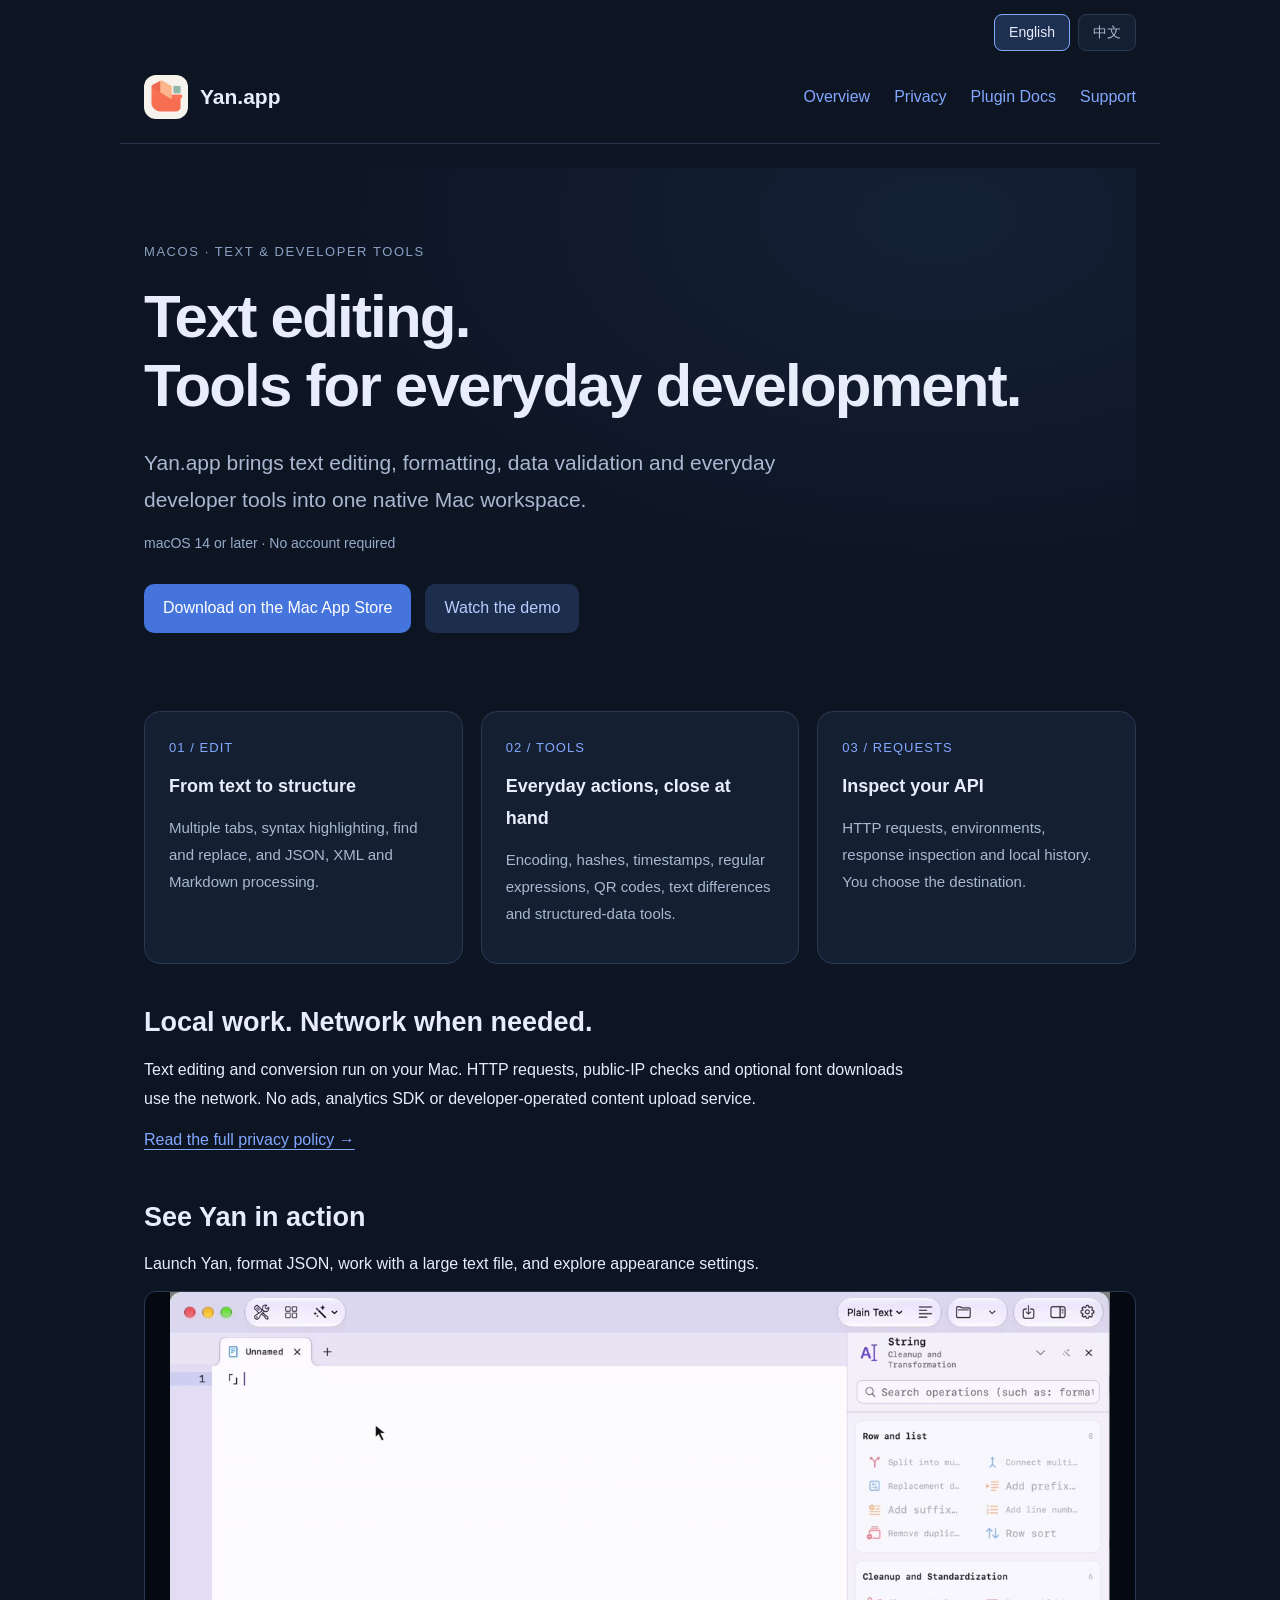
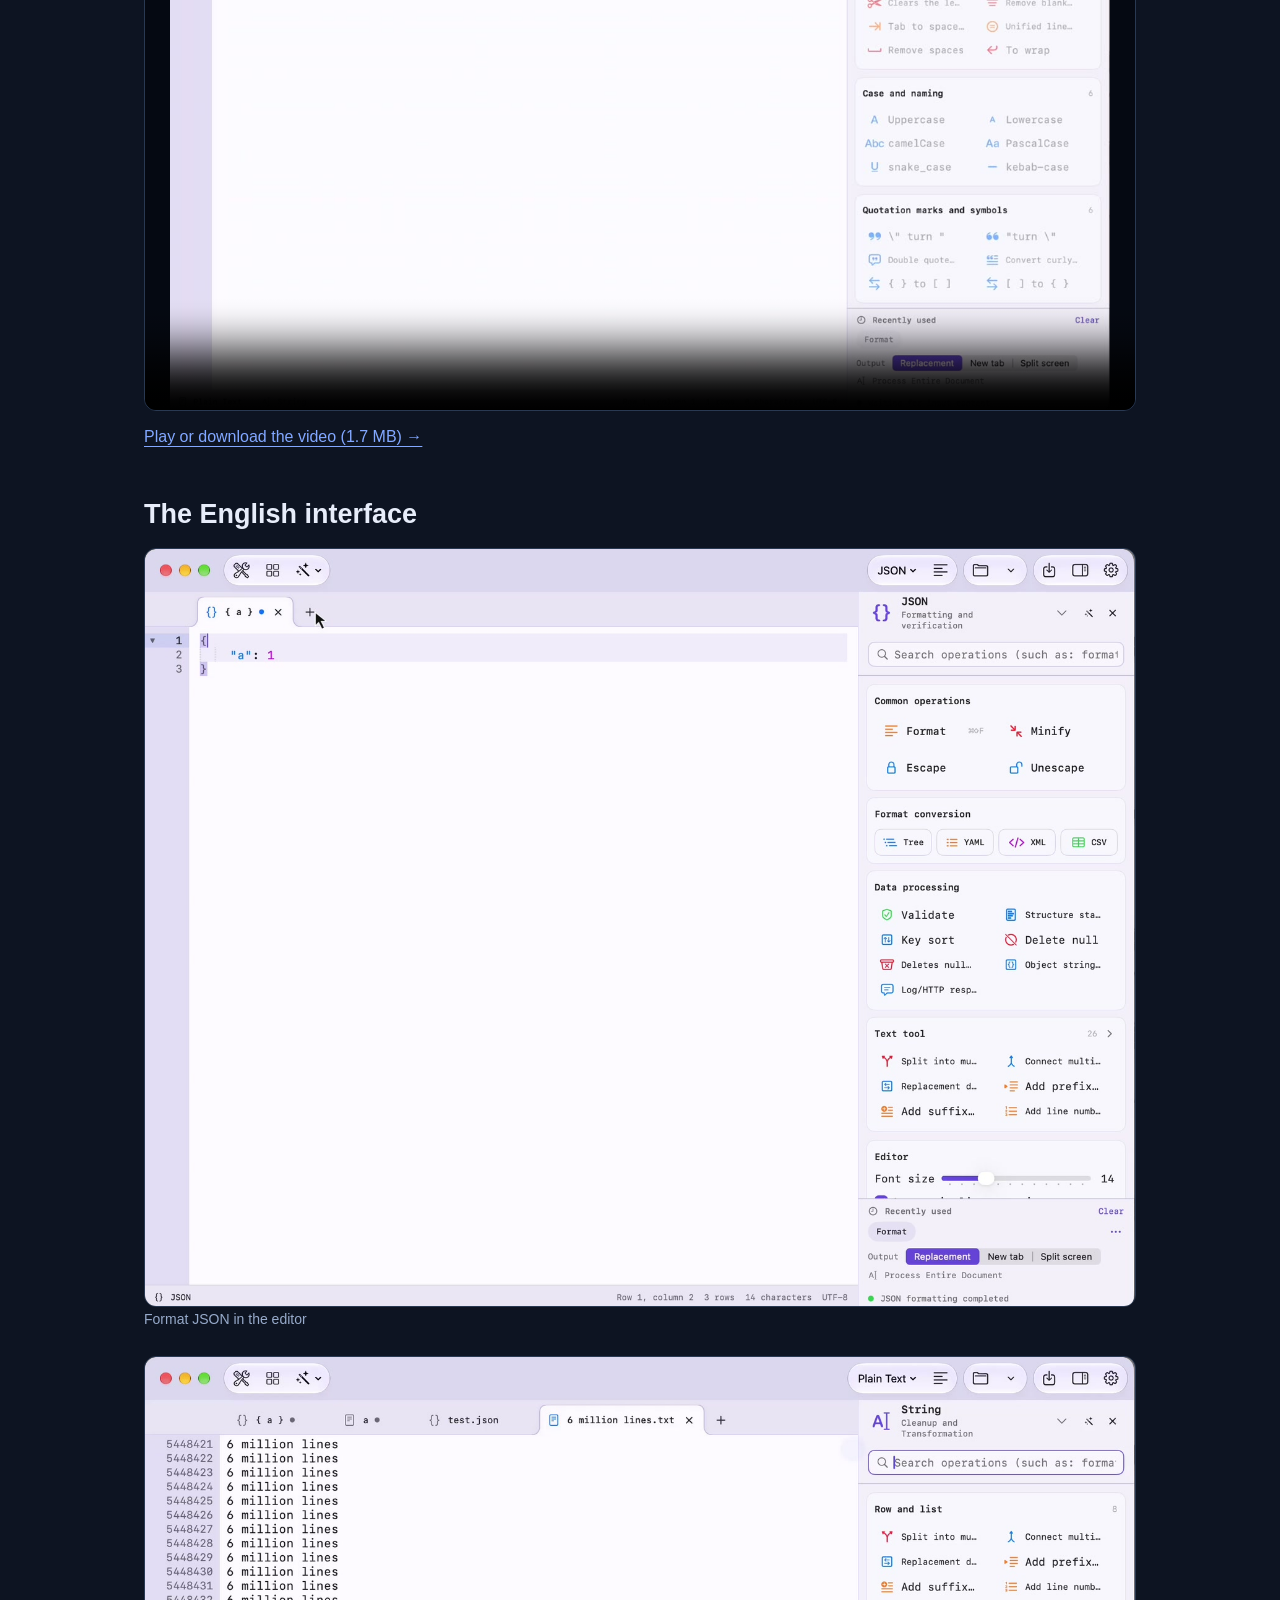
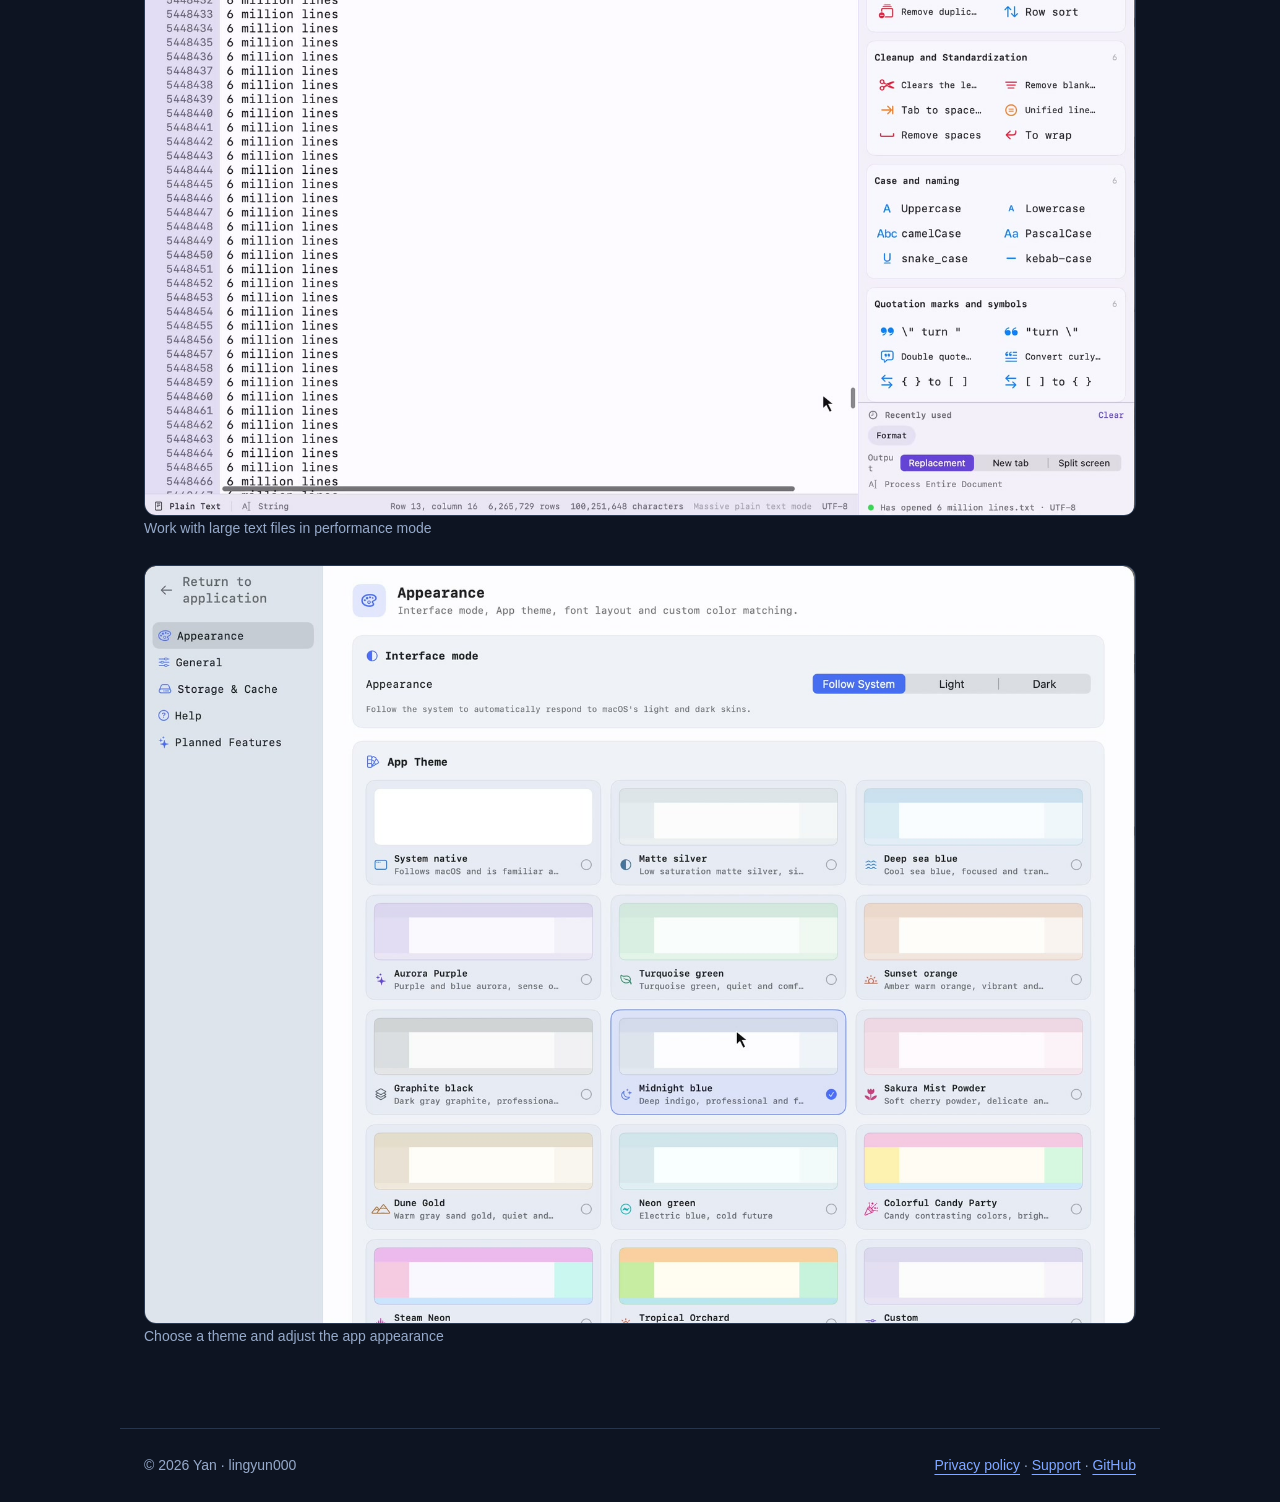
<file: index.html>
<!doctype html><html lang="en" data-title-en="Yan.app · Mac Developer Toolbox" data-title-zh="砚 · Mac 开发工具箱" data-description-en="A native Mac text editor and developer toolbox. Watch the demo, explore features, and find support." data-description-zh="砚，macOS 原生文本编辑与开发工具箱。实机演示、功能截图与使用支持。"><head><meta charset="UTF-8"><meta name="viewport" content="width=device-width,initial-scale=1"><meta name="description" content="Yan.app: a native Mac text editor and developer toolbox. Privacy, support and a real Mac demonstration."><title>Yan.app · Mac Developer Toolbox</title><link rel="icon" href="assets/icon.png"><link rel="stylesheet" href="style.css?v=3"><script src="language.js?v=2" defer></script></head><body><div class="language-switch" role="group" aria-label="Website language"><button type="button" data-lang="en" aria-pressed="true">English</button><button type="button" data-lang="zh" aria-pressed="false">中文</button></div><div data-language="en" lang="en"><header><a class="brand" href="index.html"><img src="assets/icon.png" alt="Yan app icon">Yan.app</a><nav aria-label="Main navigation"><a href="index.html">Overview</a><a href="privacy.html">Privacy</a><a href="plugins.html">Plugin Docs</a><a href="support.html">Support</a></nav></header><main><section class="hero"><div class="eyebrow">MACOS · TEXT & DEVELOPER TOOLS</div><h1>Text editing.<br>Tools for everyday development.</h1><p class="lead">Yan.app brings text editing, formatting, data validation and everyday developer tools into one native Mac workspace.</p><p class="muted">macOS 14 or later · No account required</p><div class="actions"><a class="button" href="https://apps.apple.com/cn/app/yan-editor/id6817160882?mt=12&amp;l=en">Download on the Mac App Store</a><a class="button secondary" href="#demo">Watch the demo</a></div></section><section class="cards" aria-label="Core features"><article class="card"><div class="number">01 / EDIT</div><h3>From text to structure</h3><p>Multiple tabs, syntax highlighting, find and replace, and JSON, XML and Markdown processing.</p></article><article class="card"><div class="number">02 / TOOLS</div><h3>Everyday actions, close at hand</h3><p>Encoding, hashes, timestamps, regular expressions, QR codes, text differences and structured-data tools.</p></article><article class="card"><div class="number">03 / REQUESTS</div><h3>Inspect your API</h3><p>HTTP requests, environments, response inspection and local history. You choose the destination.</p></article></section><section><h2>Local work. Network when needed.</h2><p>Text editing and conversion run on your Mac. HTTP requests, public-IP checks and optional font downloads use the network. No ads, analytics SDK or developer-operated content upload service.</p><a href="privacy.html">Read the full privacy policy →</a></section><section id="demo" class="demo"><h2>See Yan in action</h2><p>Launch Yan, format JSON, work with a large text file, and explore appearance settings.</p><video controls playsinline preload="none" poster="assets/demo-poster.jpg" width="1280" height="978"><source src="assets/yan-demo-web.mp4" type="video/mp4">Your browser does not support video playback.</video><p><a href="assets/yan-demo-web.mp4">Play or download the video (1.7 MB) →</a></p></section><section id="screenshots-en"><h2>The English interface</h2><div class="screens"><figure><a href="assets/editor-en.jpg" target="_blank" rel="noopener"><img src="assets/editor-en.jpg" alt="Format JSON in the editor" loading="lazy" width="1600" height="1224"></a><figcaption>Format JSON in the editor</figcaption></figure><figure><a href="assets/large-file-en.jpg" target="_blank" rel="noopener"><img src="assets/large-file-en.jpg" alt="Work with large text files in performance mode" loading="lazy" width="1600" height="1224"></a><figcaption>Work with large text files in performance mode</figcaption></figure><figure><a href="assets/themes-en.jpg" target="_blank" rel="noopener"><img src="assets/themes-en.jpg" alt="Choose a theme and adjust the app appearance" loading="lazy" width="1600" height="1224"></a><figcaption>Choose a theme and adjust the app appearance</figcaption></figure></div></section></main><footer><span>© 2026 Yan · lingyun000</span><span><a href="privacy.html">Privacy policy</a> · <a href="support.html">Support</a> · <a href="https://github.com/lingyun000/yan-app-support">GitHub</a></span></footer></div><div data-language="zh" lang="zh-CN" hidden><header><a class="brand" href="index.html"><img src="assets/icon.png" alt="砚应用图标">砚</a><nav aria-label="主导航"><a href="index.html">概览</a><a href="privacy.html">隐私</a><a href="plugins.html">插件开发</a><a href="support.html">支持</a></nav></header><main><section class="hero"><div class="eyebrow">MACOS · 文本与开发工具</div><h1>写清楚，理顺它。</h1><p class="lead">砚把文本编辑、格式化、数据校验与常用开发工具放在一个原生 Mac 工作台里。</p><p class="muted">支持 macOS 14 及以上 · 无需注册账号</p><div class="actions"><a class="button" href="https://apps.apple.com/cn/app/yan-editor/id6817160882?mt=12">在 Mac App Store 下载</a><a class="button secondary" href="#demo-zh">观看演示</a></div></section><section class="cards" aria-label="核心功能"><article class="card"><div class="number">01 / 编辑</div><h3>从文本到结构</h3><p>多标签编辑、语法高亮、查找替换和 JSON、XML、Markdown 等格式处理。</p></article><article class="card"><div class="number">02 / 工具</div><h3>常用动作随手可达</h3><p>编码转换、Hash、时间戳、正则、二维码、差异比较与结构化数据工具。</p></article><article class="card"><div class="number">03 / 请求</div><h3>查看你的 API</h3><p>HTTP 请求、环境变量、响应查看和本地请求历史；发送目标由你选择。</p></article></section><section><h2>本地工作，按需联网。</h2><p>文本编辑与转换在本机处理。HTTP 请求、主动查询公网 IP 和下载字体需要网络。没有广告、行为分析 SDK 或开发者内容上传服务。</p><a href="privacy.html">查看完整隐私政策 →</a></section><section id="demo-zh" class="demo"><h2>实机演示</h2><p>从桌面启动砚，演示 JSON 格式化、大文件编辑与外观设置。录像来自真实 Mac。</p><video controls playsinline preload="none" poster="assets/demo-poster.jpg" width="1280" height="978"><source src="assets/yan-demo-web.mp4" type="video/mp4">浏览器不支持视频播放。</video><p><a href="assets/yan-demo-web.mp4">播放或下载录像（1.7 MB）→</a></p></section><section id="screenshots"><h2>真实界面</h2><div class="screens" id="gallery"><figure><img src="assets/editor.jpg" alt="编辑，让结构清晰。 多标签文本编辑 · JSON 格式化与校验" loading="lazy" width="2880" height="1800"><figcaption>多标签文本编辑 · JSON 格式化与校验</figcaption></figure><figure><img src="assets/tools.jpg" alt="常用工具，在一个工作台。 搜索、收藏与工作标签 · 26 个工具入口" loading="lazy" width="2880" height="1800"><figcaption>搜索、收藏与工作标签 · 26 个工具入口</figcaption></figure><figure><img src="assets/base64.jpg" alt="编码转换，输入即更新。 Base64 与 Base64URL · 双向转换与文件导入" loading="lazy" width="2880" height="1800"><figcaption>Base64 与 Base64URL · 双向转换与文件导入</figcaption></figure><figure><img src="assets/http.jpg" alt="请求与响应，一目了然。 HTTP/API 工作台 · 本地演示服务器的真实响应" loading="lazy" width="2880" height="1800"><figcaption>HTTP/API 工作台 · 本地演示服务器的真实响应</figcaption></figure></div></section></main><footer><span>© 2026 砚开发者 · lingyun000</span><span><a href="privacy.html">隐私政策</a> · <a href="support.html">支持与反馈</a> · <a href="https://github.com/lingyun000/yan-app-support">GitHub</a></span></footer></div></body></html>
</file>
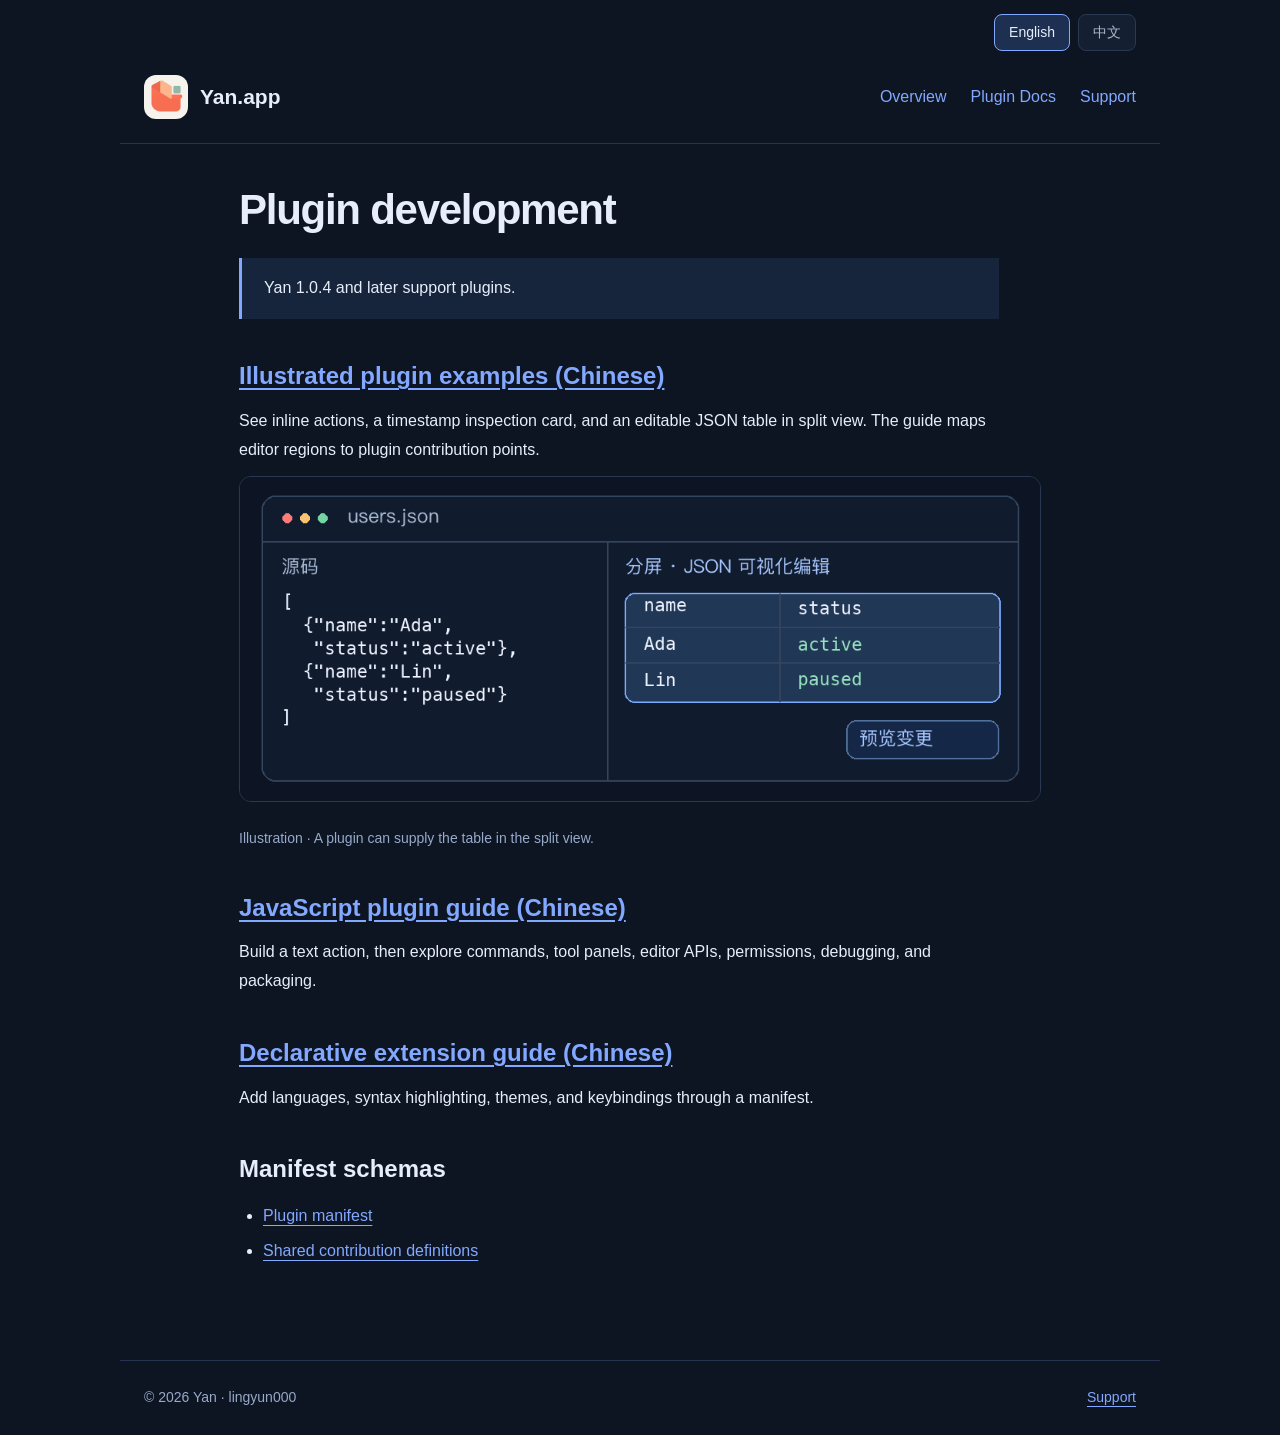
<file: plugins.html>
<!doctype html>
<html lang="en" data-title-en="Plugin Development · Yan.app" data-title-zh="插件开发 · 砚"
  data-description-en="Develop plugins for Yan with the JavaScript and declarative extension guides."
  data-description-zh="砚的插件开发文档，包含 JavaScript API、声明式扩展和清单参考。">
<head>
  <meta charset="UTF-8">
  <meta name="viewport" content="width=device-width,initial-scale=1">
  <meta name="description" content="Develop plugins for Yan with the JavaScript and declarative extension guides.">
  <title>Plugin Development · Yan.app</title>
  <link rel="icon" href="assets/icon.png">
  <link rel="stylesheet" href="style.css?v=3">
  <script src="language.js?v=2" defer></script>
</head>
<body>
  <div class="language-switch" role="group" aria-label="Website language">
    <button type="button" data-lang="en" aria-pressed="true">English</button>
    <button type="button" data-lang="zh" aria-pressed="false">中文</button>
  </div>
  <div data-language="en" lang="en">
    <header>
      <a class="brand" href="index.html"><img src="assets/icon.png" alt="">Yan.app</a>
      <nav aria-label="Main navigation">
        <a href="index.html">Overview</a>
        <a href="plugins.html" aria-current="page">Plugin Docs</a>
        <a href="support.html">Support</a>
      </nav>
    </header>
    <main class="document">
      <h1>Plugin development</h1>
      <p class="notice">Yan 1.0.4 and later support plugins.</p>
      <h2><a href="docs/plugin-examples.html">Illustrated plugin examples (Chinese)</a></h2>
      <p>See inline actions, a timestamp inspection card, and an editable JSON table in split view. The guide maps editor regions to plugin contribution points.</p>
      <figure class="screens">
        <img src="assets/plugin-json-editor.png" width="1040" height="420" alt="Illustration of JSON source on the left and an editable table on the right">
        <figcaption>Illustration · A plugin can supply the table in the split view.</figcaption>
      </figure>
      <h2><a href="docs/plugin-guide.html">JavaScript plugin guide (Chinese)</a></h2>
      <p>Build a text action, then explore commands, tool panels, editor APIs, permissions, debugging, and packaging.</p>
      <h2><a href="docs/extension-guide.html">Declarative extension guide (Chinese)</a></h2>
      <p>Add languages, syntax highlighting, themes, and keybindings through a manifest.</p>
      <h2>Manifest schemas</h2>
      <ul>
        <li><a href="docs/schemas/plugin.schema.json">Plugin manifest</a></li>
        <li><a href="docs/schemas/contributions.schema.json">Shared contribution definitions</a></li>
      </ul>
    </main>
    <footer><span>© 2026 Yan · lingyun000</span><a href="support.html">Support</a></footer>
  </div>
  <div data-language="zh" lang="zh-CN" hidden>
    <header>
      <a class="brand" href="index.html"><img src="assets/icon.png" alt="">砚</a>
      <nav aria-label="主导航">
        <a href="index.html">概览</a>
        <a href="plugins.html" aria-current="page">插件开发</a>
        <a href="support.html">支持</a>
      </nav>
    </header>
    <main class="document">
      <h1>插件开发</h1>
      <p class="notice">砚 1.0.4 及后续版本支持插件。</p>
      <h2><a href="docs/plugin-examples.html">插件效果示例</a></h2>
      <p>看行内操作、时间戳识别卡片和 JSON 分屏表格，再查各界面区域对应的贡献点。</p>
      <figure class="screens">
        <img src="assets/plugin-json-editor.png" width="1040" height="420" alt="左侧为 JSON 源码，右侧为插件提供的可编辑表格">
        <figcaption>界面示意 · 插件可在分屏右侧提供自己的表格界面。</figcaption>
      </figure>
      <h2><a href="docs/plugin-guide.html">JavaScript 插件开发手册</a></h2>
      <p>从第一个文本动作开始，了解命令、工具面板、编辑器 API、权限、调试与打包。</p>
      <h2><a href="docs/extension-guide.html">声明式扩展开发手册</a></h2>
      <p>通过清单添加语言、语法高亮、主题与快捷键。</p>
      <h2>JSON Schema</h2>
      <ul>
        <li><a href="docs/schemas/plugin.schema.json">插件清单</a></li>
        <li><a href="docs/schemas/contributions.schema.json">共用贡献点定义</a></li>
      </ul>
    </main>
    <footer><span>© 2026 砚开发者 · lingyun000</span><a href="support.html">支持与反馈</a></footer>
  </div>
</body>
</html>
</file>
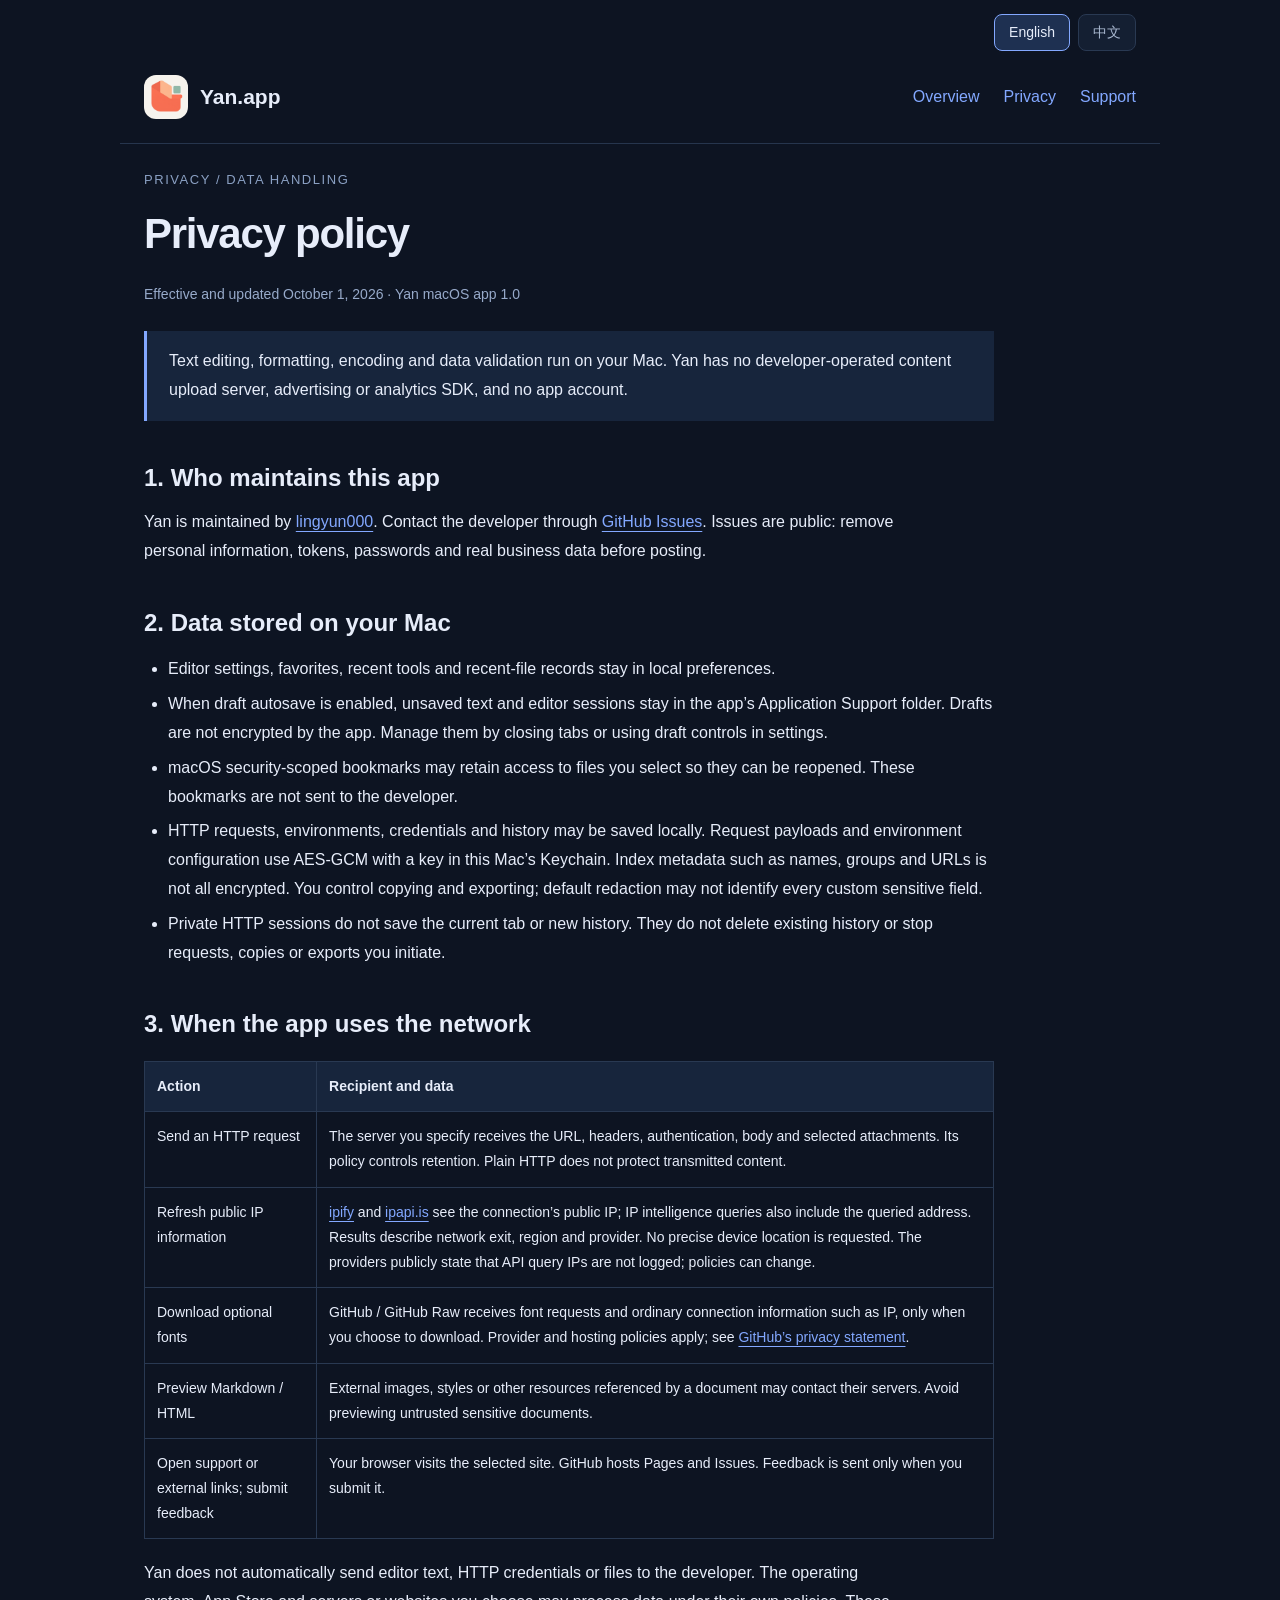
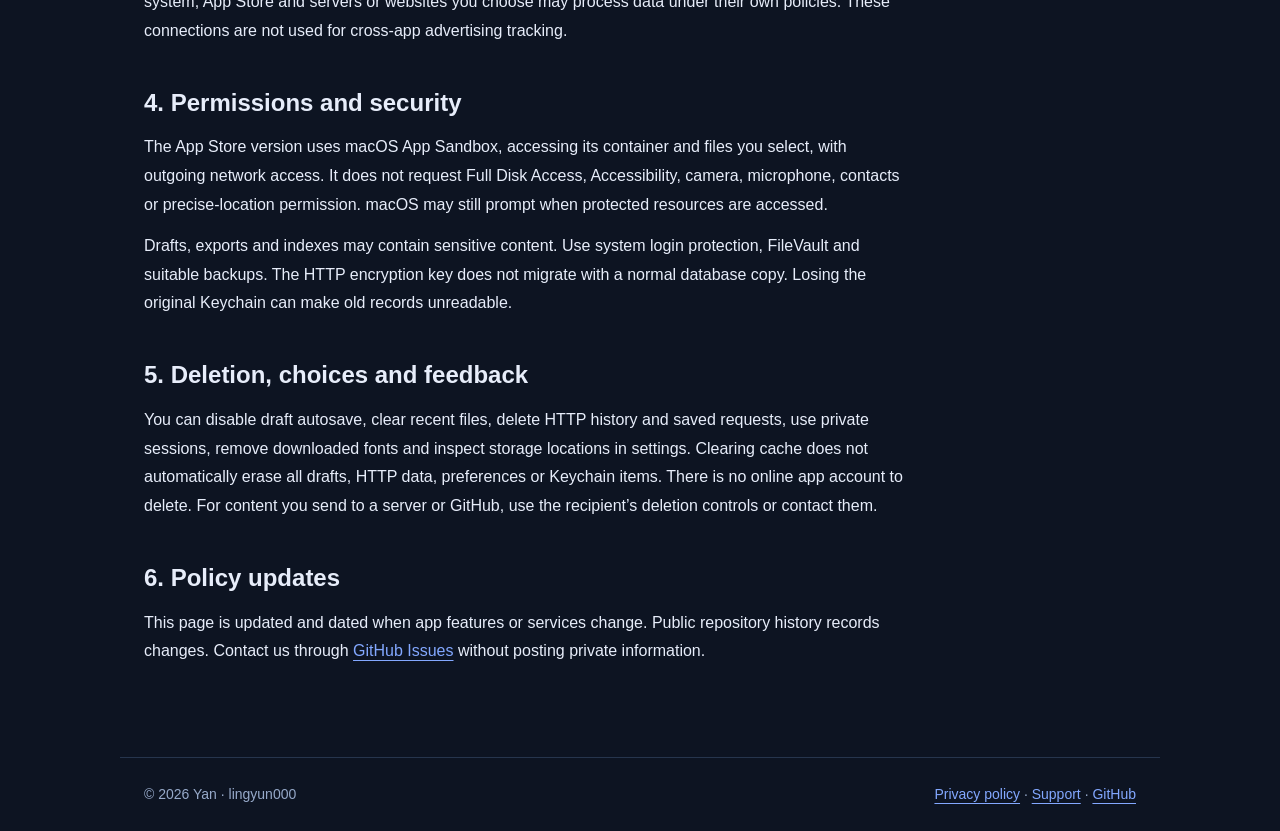
<file: privacy.html>
<!doctype html><html lang="en" data-title-en="Privacy Policy · Yan.app" data-title-zh="隐私政策 · 砚" data-description-en="How Yan.app stores local data, uses the network, and handles permissions and deletion." data-description-zh="砚的本地数据、网络访问、权限与删除说明。"><head><meta charset="UTF-8"><meta name="viewport" content="width=device-width,initial-scale=1"><meta name="description" content="Yan.app: a native Mac text editor and developer toolbox. Privacy, support and a real Mac demonstration."><title>Privacy · Yan.app</title><link rel="icon" href="assets/icon.png"><link rel="stylesheet" href="style.css?v=2"><script src="language.js?v=2" defer></script></head><body><div class="language-switch" role="group" aria-label="Website language"><button type="button" data-lang="en" aria-pressed="true">English</button><button type="button" data-lang="zh" aria-pressed="false">中文</button></div><div data-language="en" lang="en"><header><a class="brand" href="index.html"><img src="assets/icon.png" alt="Yan app icon">Yan.app</a><nav aria-label="Main navigation"><a href="index.html">Overview</a><a href="privacy.html">Privacy</a><a href="support.html">Support</a></nav></header><main><article class="document"><div class="eyebrow">PRIVACY / DATA HANDLING</div><h1>Privacy policy</h1><p class="muted">Effective and updated October 1, 2026 · Yan macOS app 1.0</p><div class="notice">Text editing, formatting, encoding and data validation run on your Mac. Yan has no developer-operated content upload server, advertising or analytics SDK, and no app account.</div><h2>1. Who maintains this app</h2><p>Yan is maintained by <a href="https://github.com/lingyun000">lingyun000</a>. Contact the developer through <a href="https://github.com/lingyun000/yan-app-support/issues">GitHub Issues</a>. Issues are public: remove personal information, tokens, passwords and real business data before posting.</p><h2>2. Data stored on your Mac</h2><ul><li>Editor settings, favorites, recent tools and recent-file records stay in local preferences.</li><li>When draft autosave is enabled, unsaved text and editor sessions stay in the app’s Application Support folder. Drafts are not encrypted by the app. Manage them by closing tabs or using draft controls in settings.</li><li>macOS security-scoped bookmarks may retain access to files you select so they can be reopened. These bookmarks are not sent to the developer.</li><li>HTTP requests, environments, credentials and history may be saved locally. Request payloads and environment configuration use AES-GCM with a key in this Mac’s Keychain. Index metadata such as names, groups and URLs is not all encrypted. You control copying and exporting; default redaction may not identify every custom sensitive field.</li><li>Private HTTP sessions do not save the current tab or new history. They do not delete existing history or stop requests, copies or exports you initiate.</li></ul><h2>3. When the app uses the network</h2><table><thead><tr><th>Action</th><th>Recipient and data</th></tr></thead><tbody><tr><td>Send an HTTP request</td><td>The server you specify receives the URL, headers, authentication, body and selected attachments. Its policy controls retention. Plain HTTP does not protect transmitted content.</td></tr><tr><td>Refresh public IP information</td><td><a href="https://www.ipify.org/">ipify</a> and <a href="https://ipapi.is/privacy.html">ipapi.is</a> see the connection’s public IP; IP intelligence queries also include the queried address. Results describe network exit, region and provider. No precise device location is requested. The providers publicly state that API query IPs are not logged; policies can change.</td></tr><tr><td>Download optional fonts</td><td>GitHub / GitHub Raw receives font requests and ordinary connection information such as IP, only when you choose to download. Provider and hosting policies apply; see <a href="https://docs.github.com/en/site-policy/privacy-policies/github-general-privacy-statement">GitHub’s privacy statement</a>.</td></tr><tr><td>Preview Markdown / HTML</td><td>External images, styles or other resources referenced by a document may contact their servers. Avoid previewing untrusted sensitive documents.</td></tr><tr><td>Open support or external links; submit feedback</td><td>Your browser visits the selected site. GitHub hosts Pages and Issues. Feedback is sent only when you submit it.</td></tr></tbody></table><p>Yan does not automatically send editor text, HTTP credentials or files to the developer. The operating system, App Store and servers or websites you choose may process data under their own policies. These connections are not used for cross-app advertising tracking.</p><h2>4. Permissions and security</h2><p>The App Store version uses macOS App Sandbox, accessing its container and files you select, with outgoing network access. It does not request Full Disk Access, Accessibility, camera, microphone, contacts or precise-location permission. macOS may still prompt when protected resources are accessed.</p><p>Drafts, exports and indexes may contain sensitive content. Use system login protection, FileVault and suitable backups. The HTTP encryption key does not migrate with a normal database copy. Losing the original Keychain can make old records unreadable.</p><h2>5. Deletion, choices and feedback</h2><p>You can disable draft autosave, clear recent files, delete HTTP history and saved requests, use private sessions, remove downloaded fonts and inspect storage locations in settings. Clearing cache does not automatically erase all drafts, HTTP data, preferences or Keychain items. There is no online app account to delete. For content you send to a server or GitHub, use the recipient’s deletion controls or contact them.</p><h2>6. Policy updates</h2><p>This page is updated and dated when app features or services change. Public repository history records changes. Contact us through <a href="https://github.com/lingyun000/yan-app-support/issues/new/choose">GitHub Issues</a> without posting private information.</p></article></main><footer><span>© 2026 Yan · lingyun000</span><span><a href="privacy.html">Privacy policy</a> · <a href="support.html">Support</a> · <a href="https://github.com/lingyun000/yan-app-support">GitHub</a></span></footer></div><div data-language="zh" lang="zh-CN" hidden><header><a class="brand" href="index.html"><img src="assets/icon.png" alt="砚应用图标">砚</a><nav aria-label="主导航"><a href="index.html">概览</a><a href="privacy.html">隐私</a><a href="support.html">支持</a></nav></header><main><article class="document"><div class="eyebrow">PRIVACY / 数据处理说明</div><h1>隐私政策</h1><p class="muted">生效与更新日期：2026 年 10 月 1 日 · 适用于砚 macOS 应用 1.0</p><div class="notice">文本编辑、格式化、编码转换及数据校验在你的 Mac 上完成。砚没有开发者运营的内容上传服务器，没有广告和行为分析 SDK，也不要求注册应用账号。</div><h2>1. 谁负责这个应用</h2><p>砚由 GitHub 用户 <a href="https://github.com/lingyun000">lingyun000</a>维护。应用支持与隐私问题通过<a href="https://github.com/lingyun000/yan-app-support/issues">本仓库的 Issues</a>联系开发者。Issues 是公开的，请先删除个人信息、访问令牌、密码和真实业务数据。</p><h2>2. 保存在本机的数据</h2><ul><li>编辑器设置、收藏、最近工具及最近文件记录保存在应用自己的本地偏好设置中。</li><li>启用草稿自动保存时，未保存的文本和编辑会话保存在应用的 Application Support 目录；这些草稿没有应用层加密。关闭标签页或在设置中清理草稿可管理正文。</li><li>用户选择的文件访问授权可能以 macOS 安全作用域书签保存在本机，以便重启后重新打开文件。书签用于文件访问，不会发送给开发者。</li><li>HTTP 请求、环境变量、凭据和历史可以保存在本机。请求 payload 与环境配置使用 AES-GCM 加密，密钥位于这台 Mac 的 Keychain；请求名、分组、URL 等索引信息并非全部加密。导出或复制操作生成的内容由你决定，默认脱敏不保证识别所有自定义敏感字段。</li><li>HTTP 隐私会话不保存当前标签及本次历史；已有普通历史不会因此删除，主动发送、复制或导出仍由你控制。</li></ul><h2>3. 哪些操作会联网</h2><table><thead><tr><th>操作</th><th>接收方与发送内容</th></tr></thead><tbody><tr><td>发送 HTTP 请求</td><td>你指定的服务器接收 URL、Header、认证、正文与所选附件。对方的保存方式取决于其政策；请确认目标地址。非 HTTPS 请求不能保护传输内容。</td></tr><tr><td>主动刷新公网 IP</td><td><a href="https://www.ipify.org/">ipify</a> 和 <a href="https://ipapi.is/privacy.html">ipapi.is</a> 接收网络连接的公网 IP，IP 情报查询还会包含所查询的 IP。用于显示网络出口、地区和运营商等结果，不访问系统精确定位。相关服务公开说明不记录 API 查询 IP；服务政策可能更新。</td></tr><tr><td>下载可选字体</td><td>GitHub / GitHub Raw 接收字体文件请求和通常的连接信息，例如 IP。仅在你选择下载时发生。字体提供方和托管平台的政策适用；见<a href="https://docs.github.com/en/site-policy/privacy-policies/github-general-privacy-statement">GitHub 隐私声明</a>。</td></tr><tr><td>Markdown / HTML 预览</td><td>预览中由文档作者引用的外部图片、样式或其他网络资源可能访问对应服务器。不要预览不可信的敏感文档。</td></tr><tr><td>打开支持页面、外部链接或提交反馈</td><td>浏览器访问所选择的网站。GitHub Pages 与 Issues 由 GitHub 托管；反馈只在你主动提交时发出。</td></tr></tbody></table><p>砚不会自动把编辑器文本、HTTP 凭据或文件传给开发者。操作系统、App Store、你选择的服务器与网站可能按各自政策处理数据。砚不将这些连接用于跨应用广告追踪。</p><h2>4. 权限与安全</h2><p>App Store 版本使用 macOS App Sandbox，只访问应用容器及用户选择的文件，并允许工具所需的出站网络请求。不会要求完整磁盘访问、辅助功能、相机、麦克风、联系人或精确定位权限。macOS 自身仍可能在访问受保护资源时显示权限提示。</p><p>本机草稿、导出文件和索引可能含敏感内容；请配合系统登录保护、FileVault 与合适的备份策略使用。HTTP 加密密钥不会随普通数据库复制迁移到另一台电脑，丢失原钥匙串可能导致旧记录无法解密。</p><h2>5. 删除、选择和反馈</h2><p>你可以关闭草稿自动保存、清除最近文件、删除 HTTP 历史和保存请求、使用隐私会话、卸载已下载字体，并在设置中查看本地存储位置。清除缓存不会自动删除全部草稿、HTTP 数据、偏好设置或 Keychain 项。应用没有线上账户，因此不需要账户注销操作。对于你主动上传到目标服务器或 GitHub 的内容，请按接收方的功能与政策删除或申请处理。</p><h2>6. 政策更新</h2><p>应用功能或服务发生变化时，这个页面会更新并注明日期。历史修改可在公开仓库中查看。隐私问题请通过<a href="https://github.com/lingyun000/yan-app-support/issues/new/choose">反馈入口</a>联系。</p></article></main><footer><span>© 2026 砚开发者 · lingyun000</span><span><a href="privacy.html">隐私政策</a> · <a href="support.html">支持与反馈</a> · <a href="https://github.com/lingyun000/yan-app-support">GitHub</a></span></footer></div></body></html>
</file>
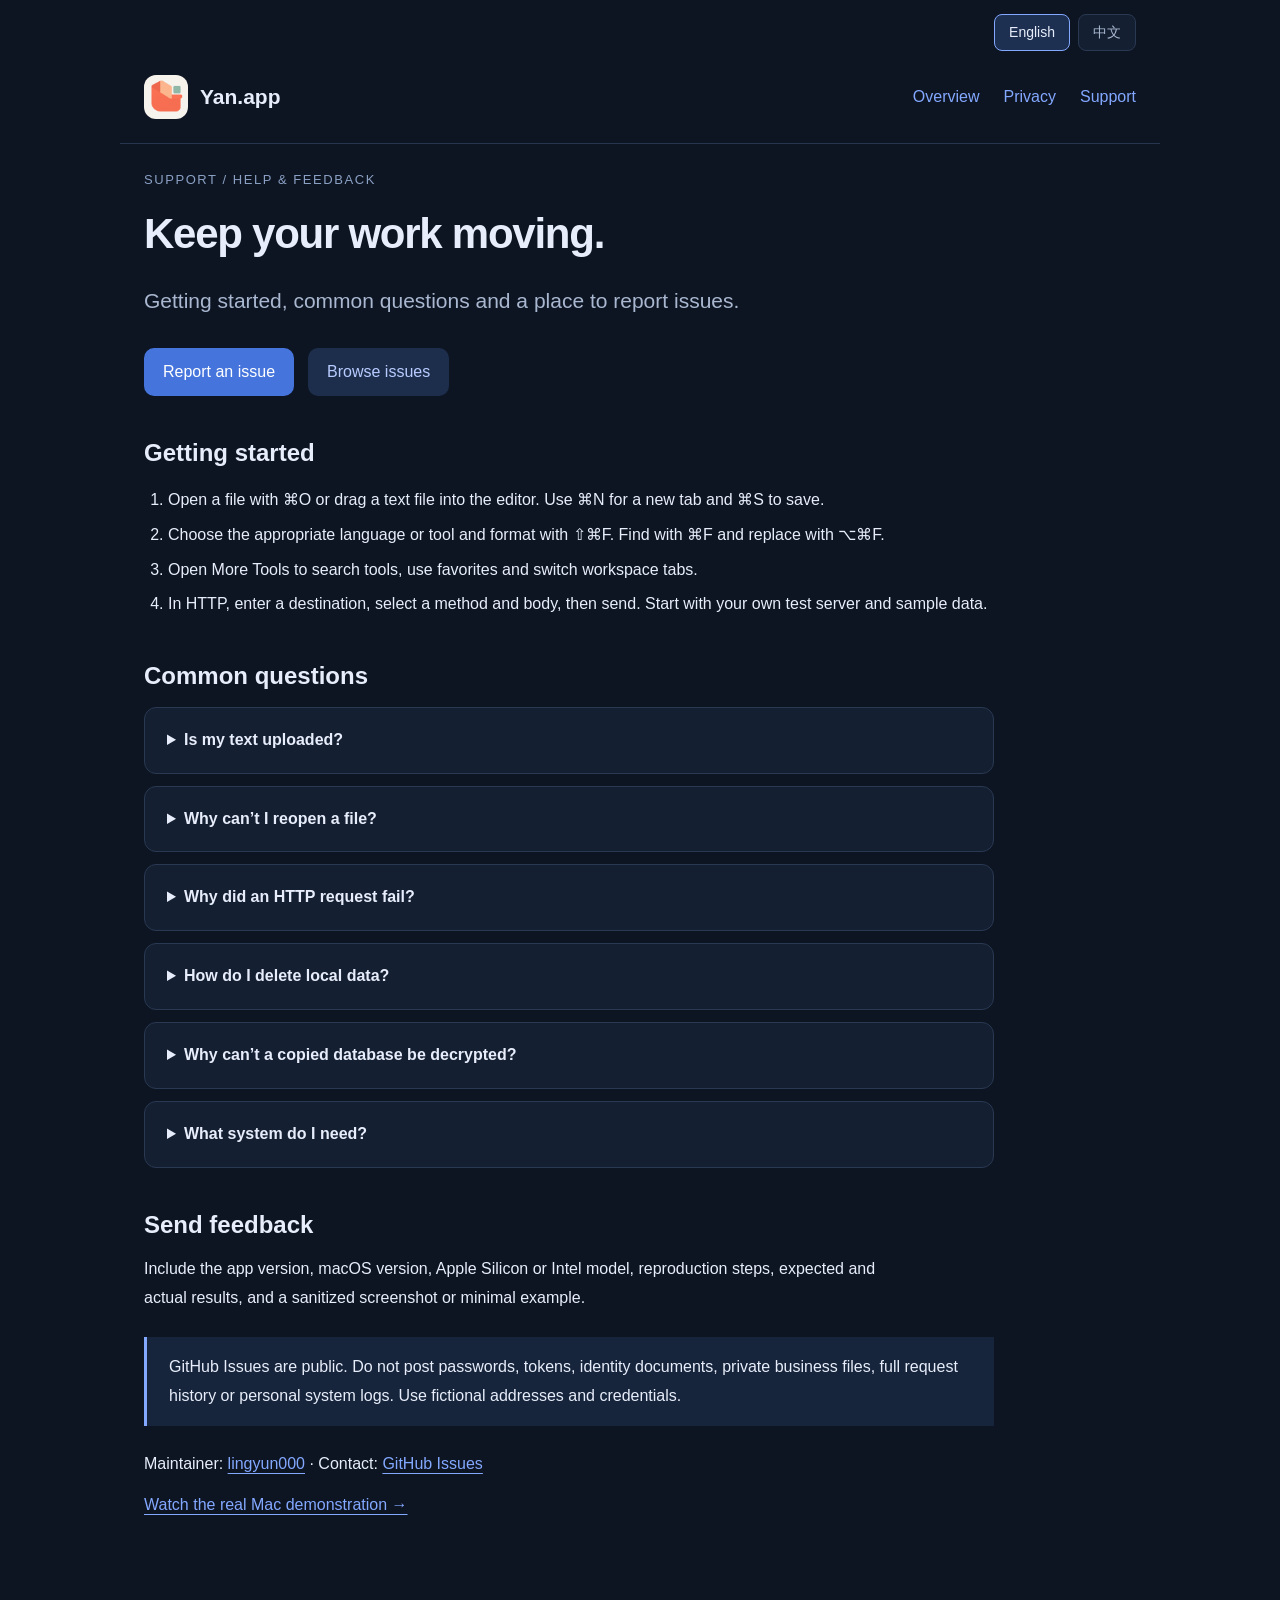
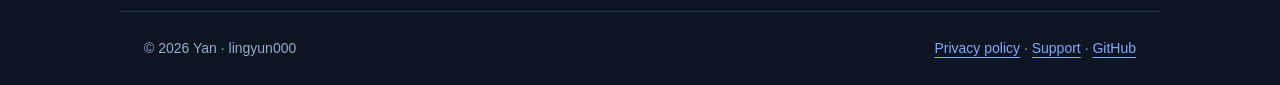
<file: support.html>
<!doctype html><html lang="en" data-title-en="Support · Yan.app" data-title-zh="使用支持 · 砚" data-description-en="Getting started, answers to common questions, and support for Yan.app." data-description-zh="砚的使用步骤、常见问题与反馈入口。"><head><meta charset="UTF-8"><meta name="viewport" content="width=device-width,initial-scale=1"><meta name="description" content="Yan.app: a native Mac text editor and developer toolbox. Privacy, support and a real Mac demonstration."><title>Support · Yan.app</title><link rel="icon" href="assets/icon.png"><link rel="stylesheet" href="style.css?v=2"><script src="language.js?v=2" defer></script></head><body><div class="language-switch" role="group" aria-label="Website language"><button type="button" data-lang="en" aria-pressed="true">English</button><button type="button" data-lang="zh" aria-pressed="false">中文</button></div><div data-language="en" lang="en"><header><a class="brand" href="index.html"><img src="assets/icon.png" alt="Yan app icon">Yan.app</a><nav aria-label="Main navigation"><a href="index.html">Overview</a><a href="privacy.html">Privacy</a><a href="support.html">Support</a></nav></header><main><article class="document"><div class="eyebrow">SUPPORT / HELP & FEEDBACK</div><h1>Keep your work moving.</h1><p class="lead">Getting started, common questions and a place to report issues.</p><div class="actions"><a class="button" href="https://github.com/lingyun000/yan-app-support/issues/new/choose">Report an issue</a><a class="button secondary" href="https://github.com/lingyun000/yan-app-support/issues">Browse issues</a></div><h2>Getting started</h2><ol><li>Open a file with ⌘O or drag a text file into the editor. Use ⌘N for a new tab and ⌘S to save.</li><li>Choose the appropriate language or tool and format with ⇧⌘F. Find with ⌘F and replace with ⌥⌘F.</li><li>Open More Tools to search tools, use favorites and switch workspace tabs.</li><li>In HTTP, enter a destination, select a method and body, then send. Start with your own test server and sample data.</li></ol><h2>Common questions</h2><details><summary>Is my text uploaded?</summary><p>Editing, formatting and conversion run locally. HTTP requests, public-IP checks, optional font downloads and external preview resources use the network. Read the <a href="privacy.html">privacy policy</a> for details.</p></details><details><summary>Why can’t I reopen a file?</summary><p>Sandbox access comes from selecting the file. If a file moves, is deleted or its authorization expires, use ⌘O to select it again. Preserve unsaved drafts first.</p></details><details><summary>Why did an HTTP request fail?</summary><p>Check the URL, server, proxy, authentication and certificate. Yan does not bypass HTTPS certificate verification. Plain HTTP exposes transmitted content; use HTTPS when possible.</p></details><details><summary>How do I delete local data?</summary><p>Inspect cache and draft folders in settings. Close editor tabs, clear recent files and delete HTTP history or saved requests using their controls. Clearing cache does not delete all persistent data. Private HTTP sessions affect the current tab and new history.</p></details><details><summary>Why can’t a copied database be decrypted?</summary><p>The HTTP key stays in the original Mac’s Keychain and does not move with an ordinary database copy. Keep the original Keychain and backups. Use redacted exports when sharing requests, and check their content.</p></details><details><summary>What system do I need?</summary><p>macOS 13 or later. No app account is required. Some features need the network. Large-file performance mode may disable features such as highlighting or undo.</p></details><h2>Send feedback</h2><p>Include the app version, macOS version, Apple Silicon or Intel model, reproduction steps, expected and actual results, and a sanitized screenshot or minimal example.</p><div class="notice">GitHub Issues are public. Do not post passwords, tokens, identity documents, private business files, full request history or personal system logs. Use fictional addresses and credentials.</div><p>Maintainer: <a href="https://github.com/lingyun000">lingyun000</a> · Contact: <a href="https://github.com/lingyun000/yan-app-support/issues">GitHub Issues</a></p><p><a href="index.html#demo">Watch the real Mac demonstration →</a></p></article></main><footer><span>© 2026 Yan · lingyun000</span><span><a href="privacy.html">Privacy policy</a> · <a href="support.html">Support</a> · <a href="https://github.com/lingyun000/yan-app-support">GitHub</a></span></footer></div><div data-language="zh" lang="zh-CN" hidden><header><a class="brand" href="index.html"><img src="assets/icon.png" alt="砚应用图标">砚</a><nav aria-label="主导航"><a href="index.html">概览</a><a href="privacy.html">隐私</a><a href="support.html">支持</a></nav></header><main><article class="document"><div class="eyebrow">SUPPORT / 使用与反馈</div><h1>让工作继续。</h1><p class="lead">使用说明、常见问题和问题反馈都在这里。</p><div class="actions"><a class="button" href="https://github.com/lingyun000/yan-app-support/issues/new/choose">提交问题</a><a class="button secondary" href="https://github.com/lingyun000/yan-app-support/issues">查看已有反馈</a></div><h2>从这里开始</h2><ol><li>用 ⌘O 打开文件，或把文本文件拖入编辑器；⌘N 新建标签，⌘S 保存。</li><li>选择对应语言或工具，按 ⇧⌘F 格式化；⌘F 查找，⌥⌘F 替换。</li><li>从“更多工具”打开工具中心，使用搜索、收藏与工作标签切换常用工具。</li><li>HTTP 工具中填写目标地址、选择方法和正文，再主动发送。首次尝试建议用自己的测试服务器和示例数据。</li></ol><h2>常见问题</h2><details><summary>编辑的文本会上传吗？</summary><p>编辑、格式化和转换在本机执行。HTTP 发送、公网 IP 刷新、下载字体及预览中的外部资源涉及网络；完整说明见<a href="privacy.html">隐私政策</a>。</p></details><details><summary>为什么重启后文件无法访问？</summary><p>沙盒文件权限来自你选择文件时的授权。文件被移动、删除或授权失效后，请用 ⌘O 重新选择文件。先保留任何未保存的草稿。</p></details><details><summary>HTTP 为什么请求失败？</summary><p>检查目标地址、服务器状态、代理、认证和证书。工具不绕过 HTTPS 服务器证书校验。HTTP 明文请求会暴露传输内容，请尽量使用 HTTPS。</p></details><details><summary>怎么删除本地数据？</summary><p>在应用设置中检查缓存和草稿目录，并使用编辑器关闭标签、清除最近文件以及 HTTP 历史与保存请求的删除功能。清理缓存不会删除所有持久记录。HTTP 隐私会话只影响当前标签及新历史。</p></details><details><summary>复制数据库后为什么不能解密？</summary><p>HTTP 密钥保存在原 Mac 的 Keychain，不随普通数据库文件迁移。保留原钥匙串与备份；共享请求时优先使用应用的脱敏导出功能，并检查导出内容。</p></details><details><summary>最低系统要求是什么？</summary><p>macOS 13 或更新系统。应用无需注册账号；部分功能需要网络。大文件会使用性能模式，可能关闭高亮或撤销等功能。</p></details><h2>提交反馈</h2><p>请提供应用版本、macOS 版本、Apple Silicon 或 Intel 型号、复现步骤、预期与实际结果，以及不含私人内容的截图或最小示例。</p><div class="notice">GitHub Issues 是公开页面。请不要提交真实密码、Token、身份证件、业务文件、完整请求历史或含私人信息的系统日志。示例地址和凭据请使用虚构数据。</div><p>维护者：<a href="https://github.com/lingyun000">lingyun000</a> · 联系方式：<a href="https://github.com/lingyun000/yan-app-support/issues">GitHub Issues</a></p></article></main><footer><span>© 2026 砚开发者 · lingyun000</span><span><a href="privacy.html">隐私政策</a> · <a href="support.html">支持与反馈</a> · <a href="https://github.com/lingyun000/yan-app-support">GitHub</a></span></footer></div></body></html>
</file>
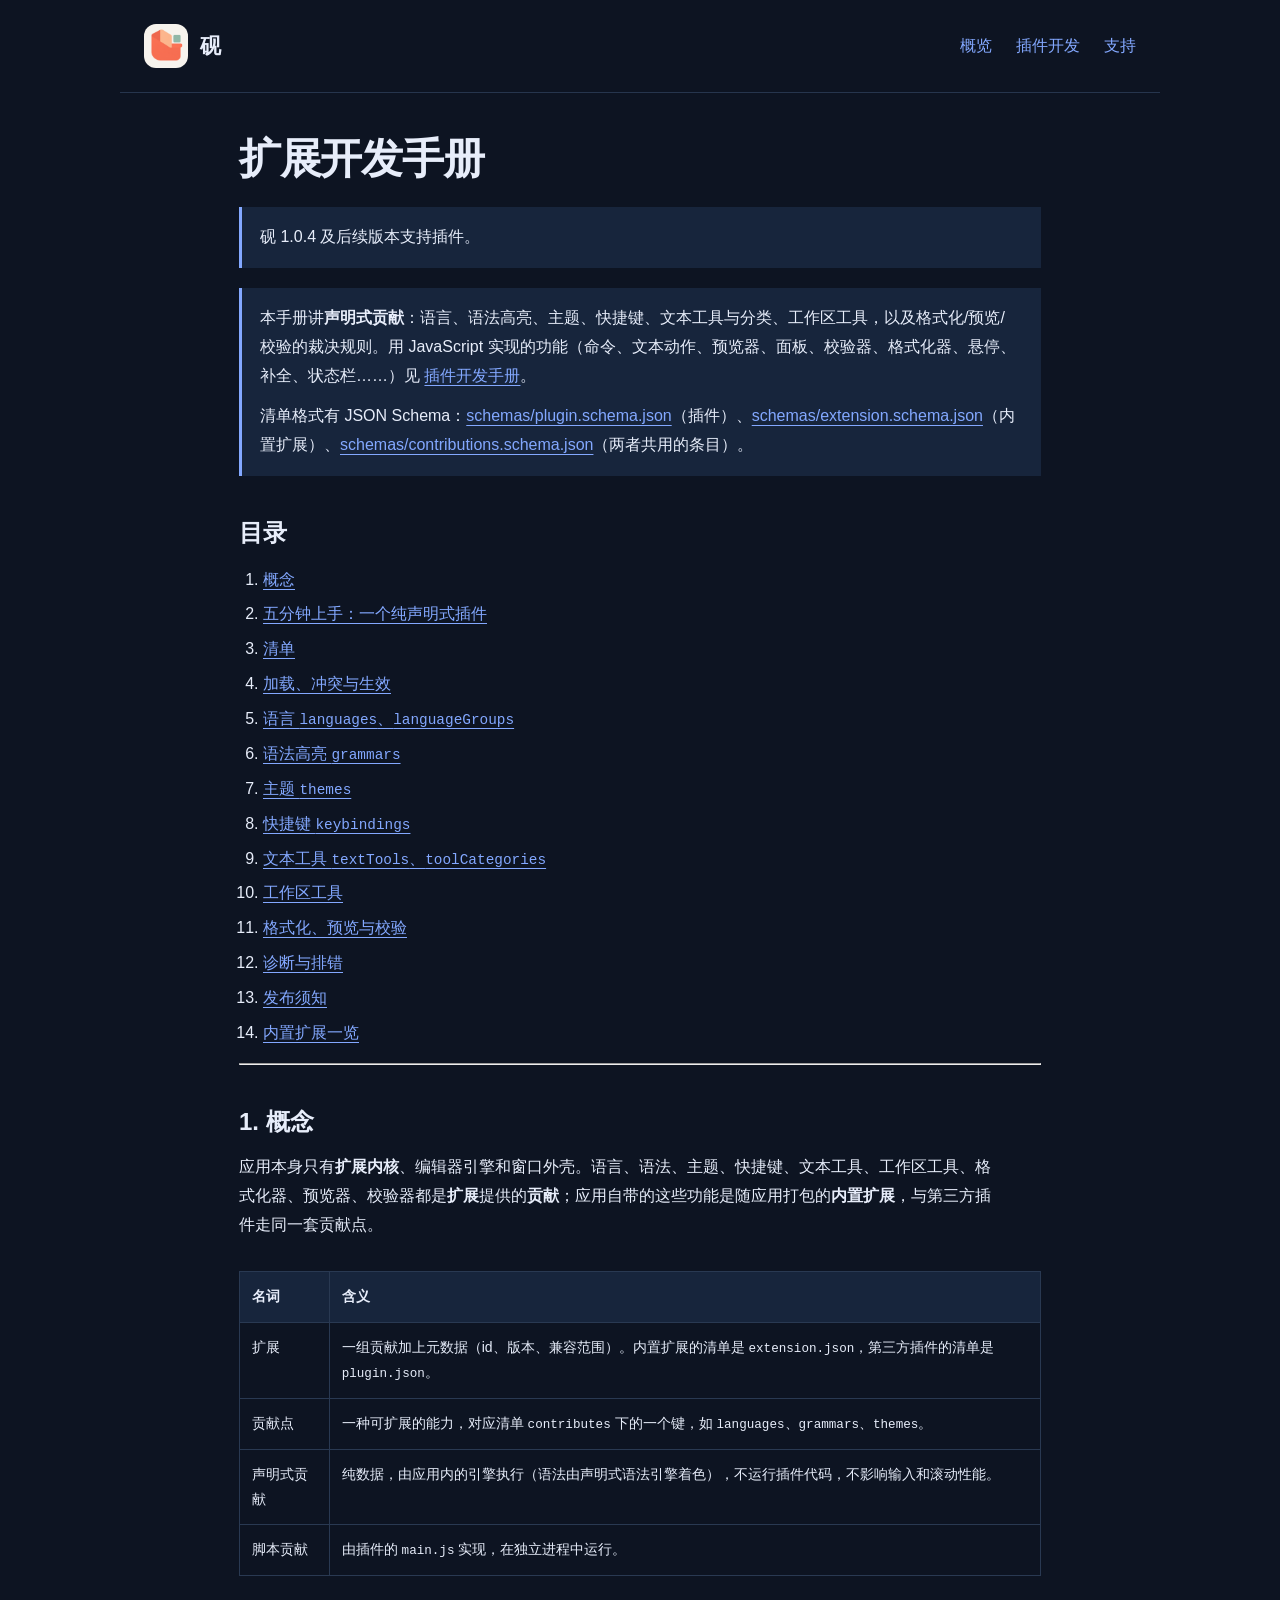
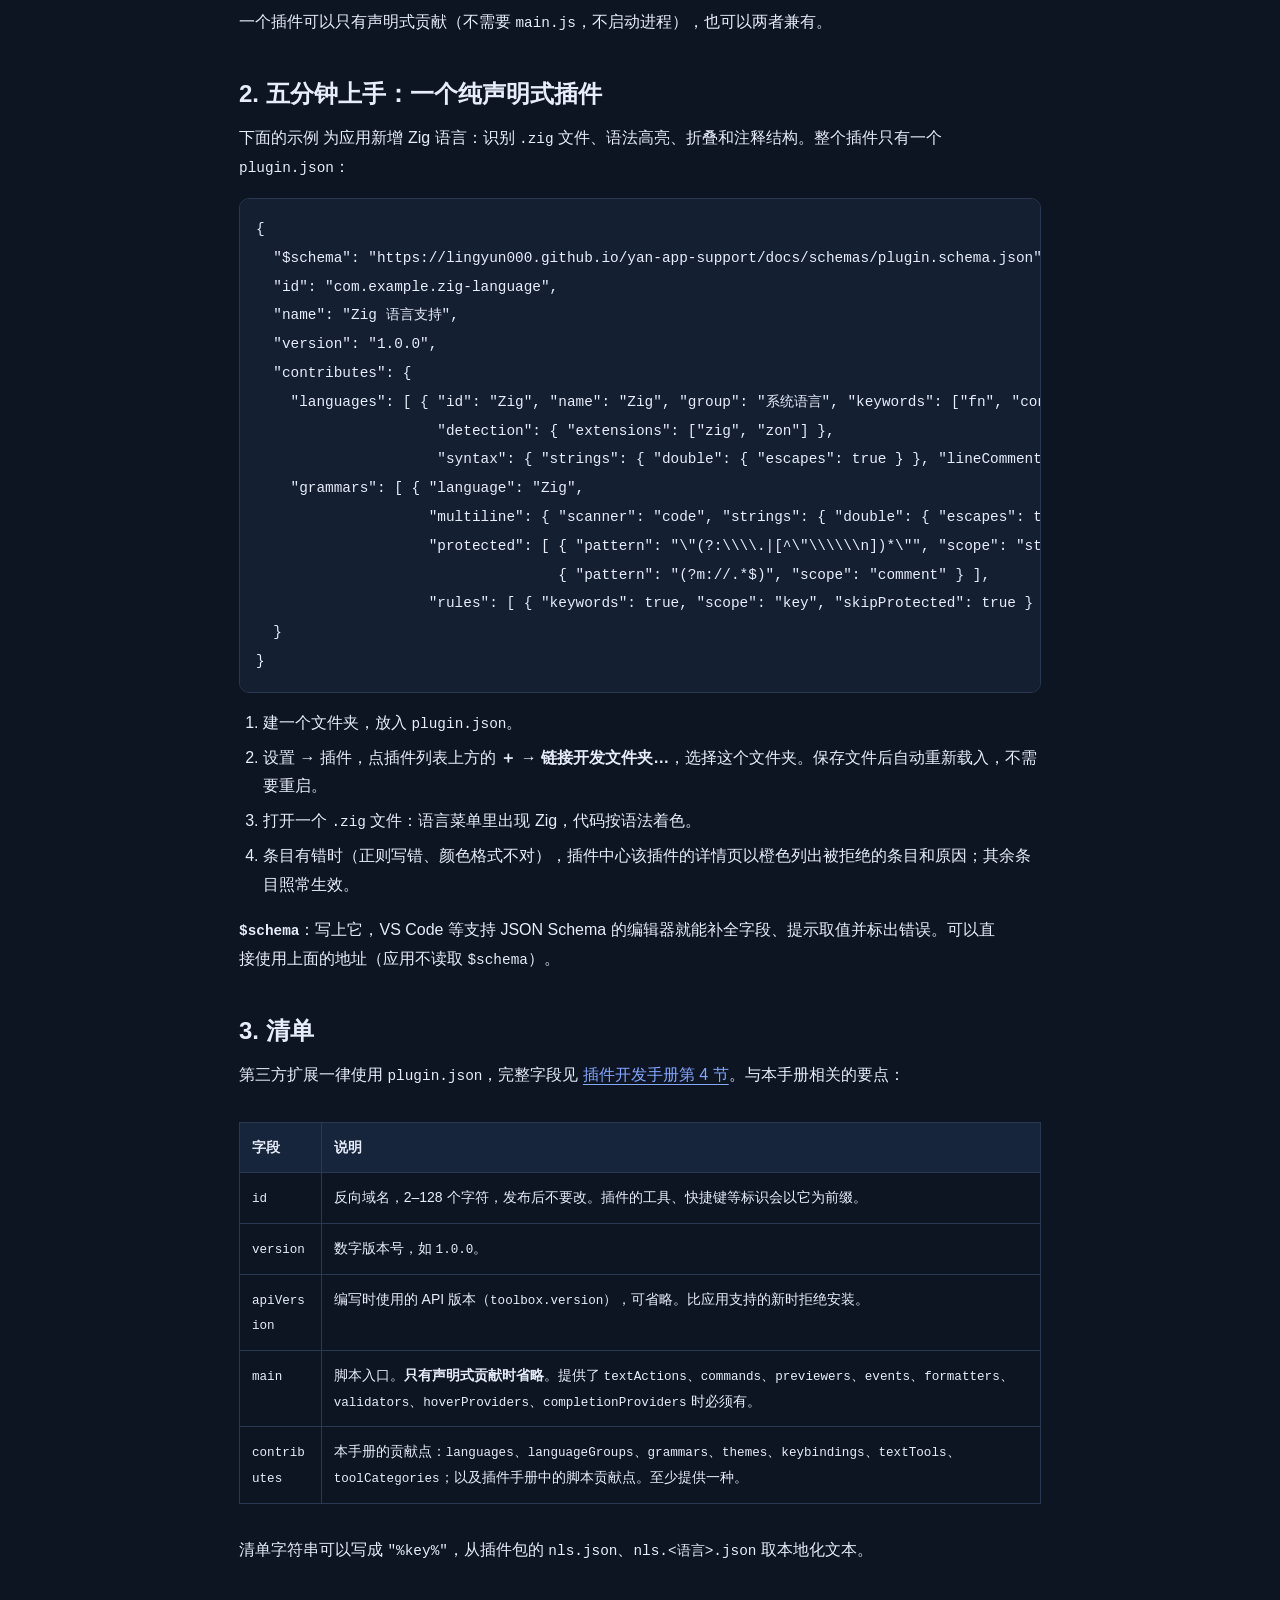
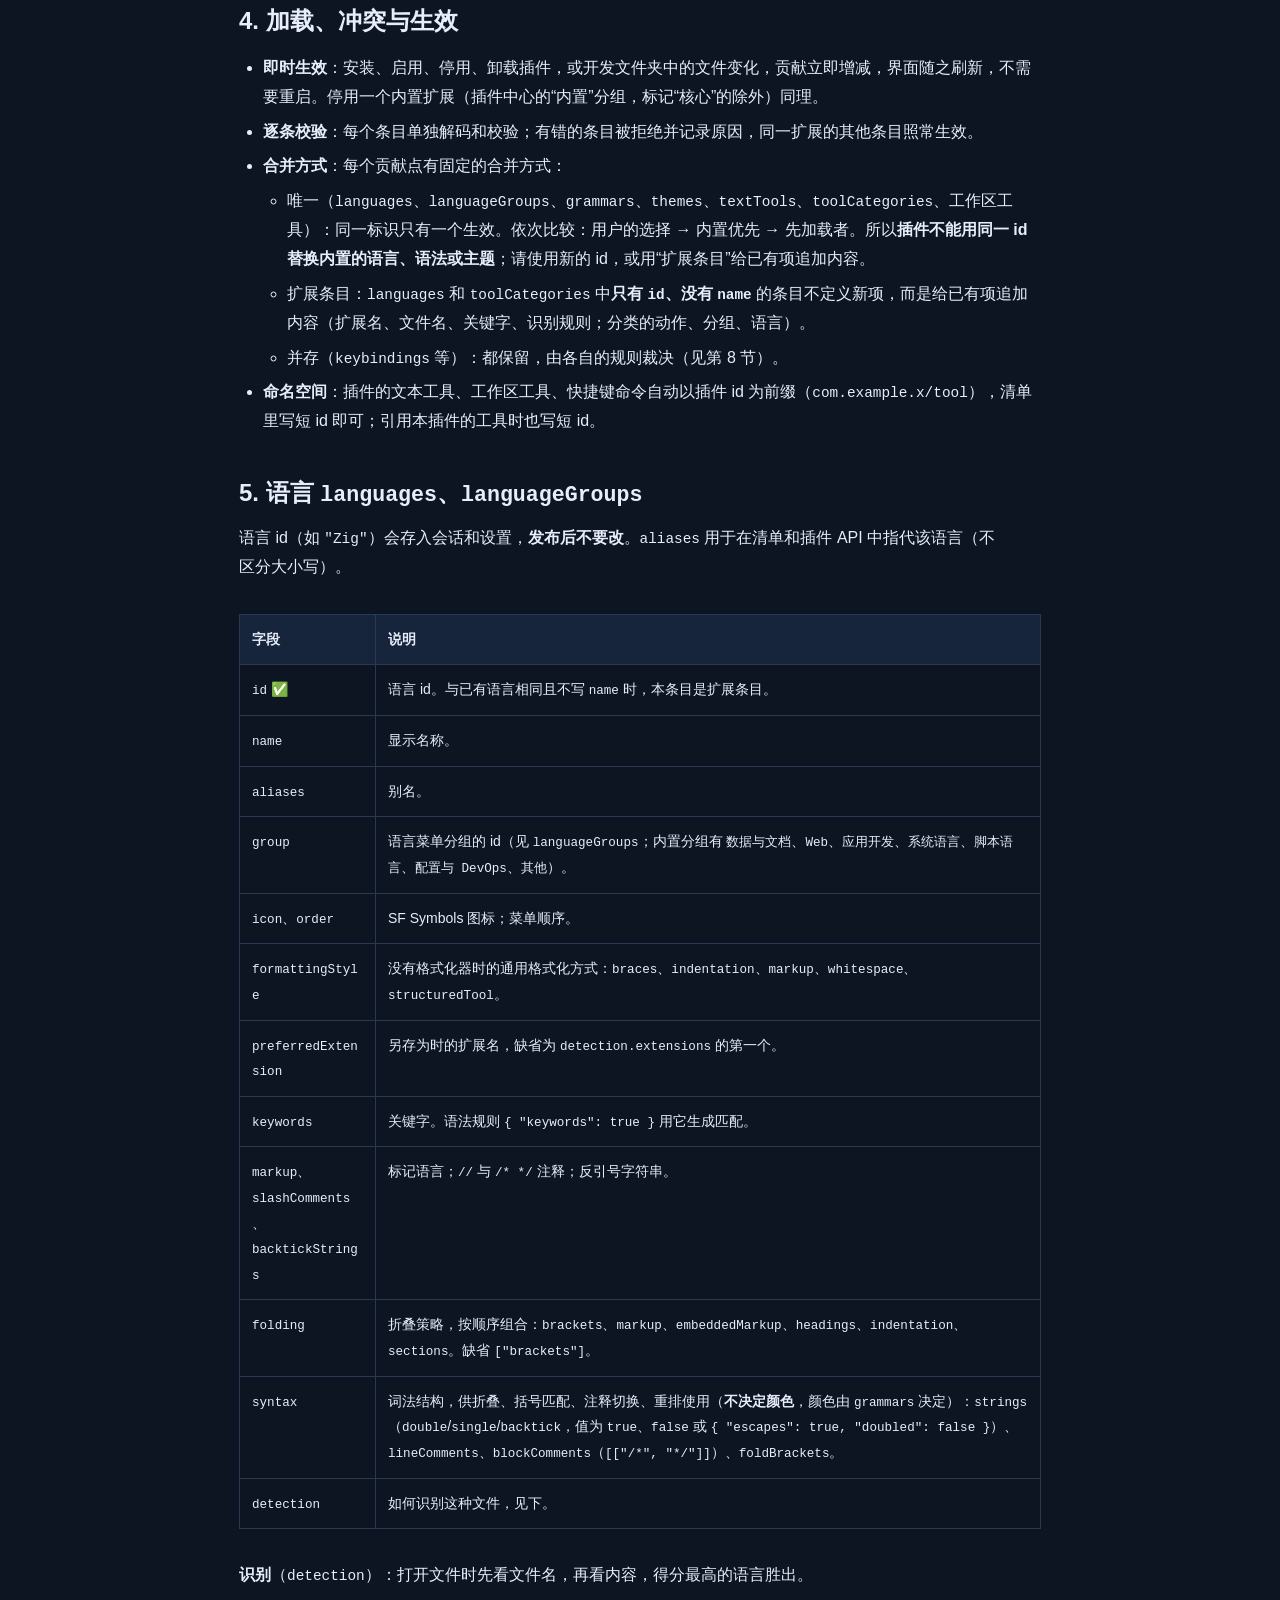
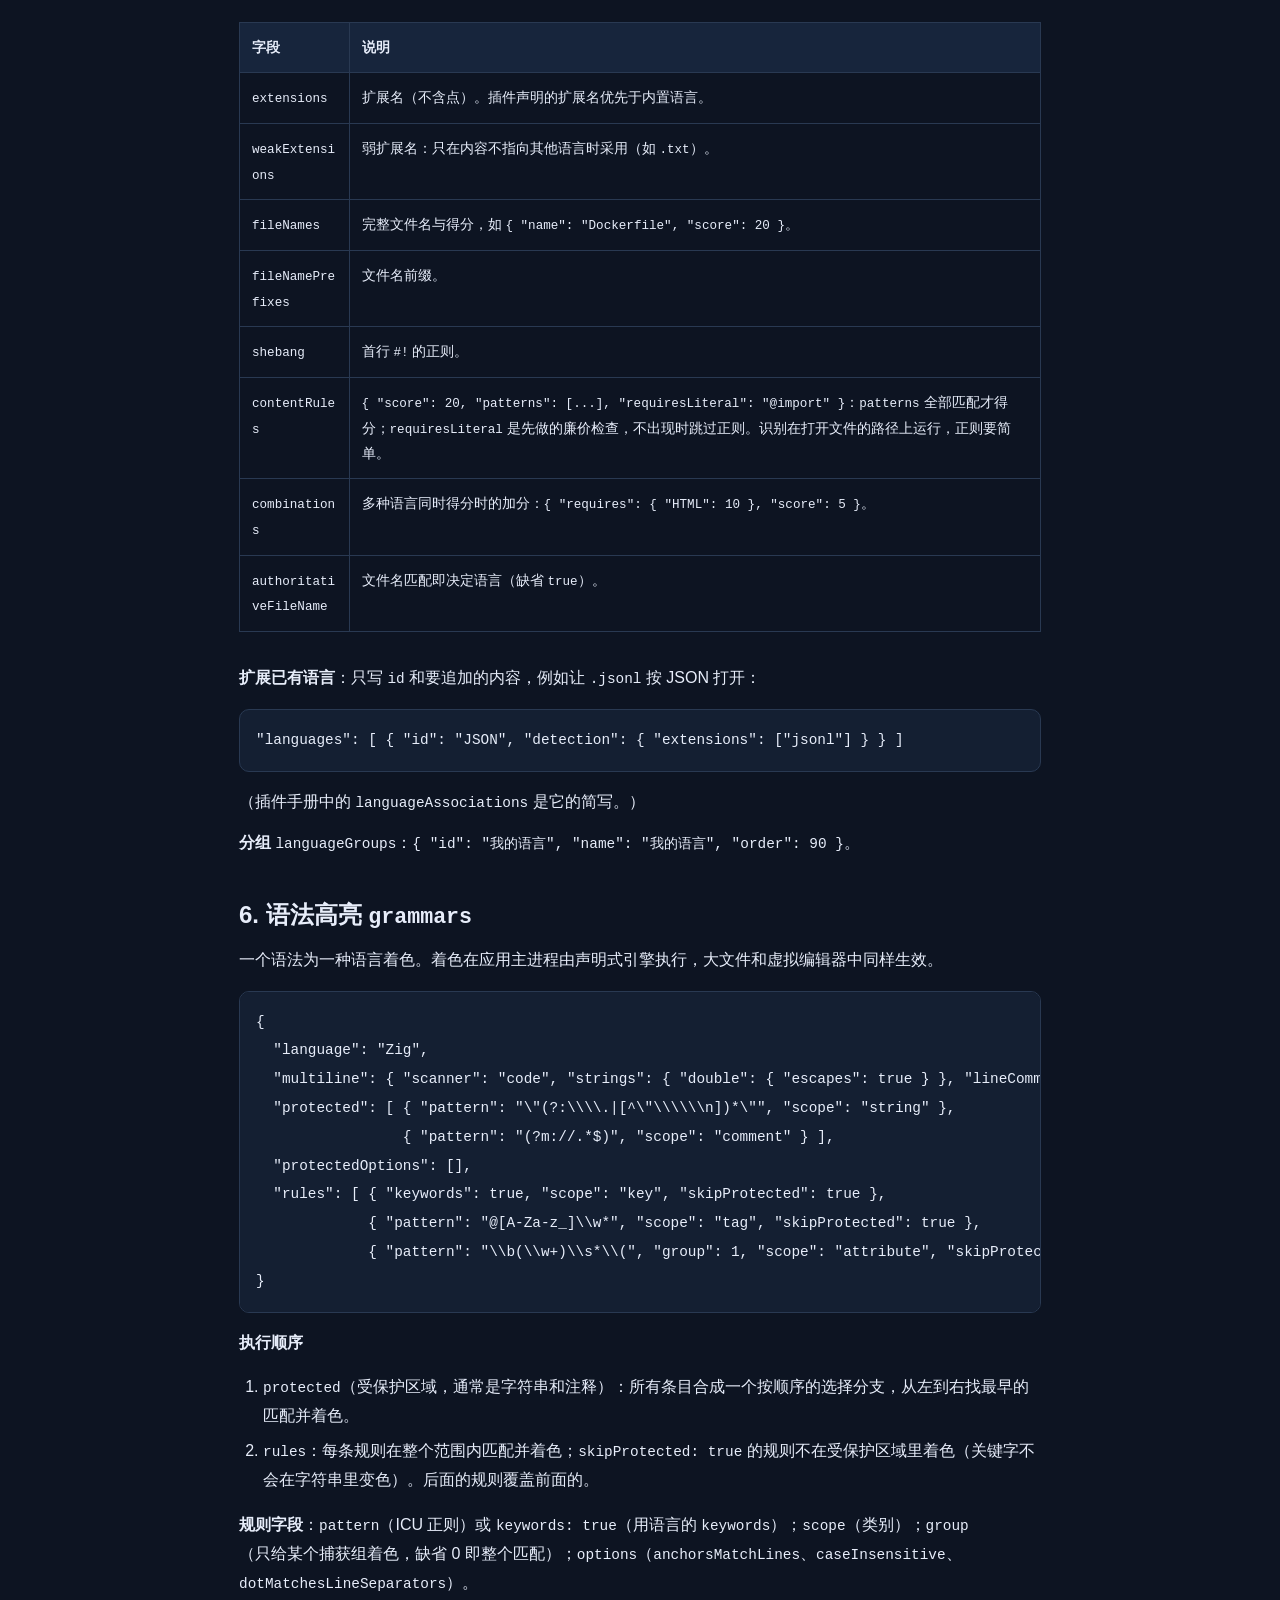
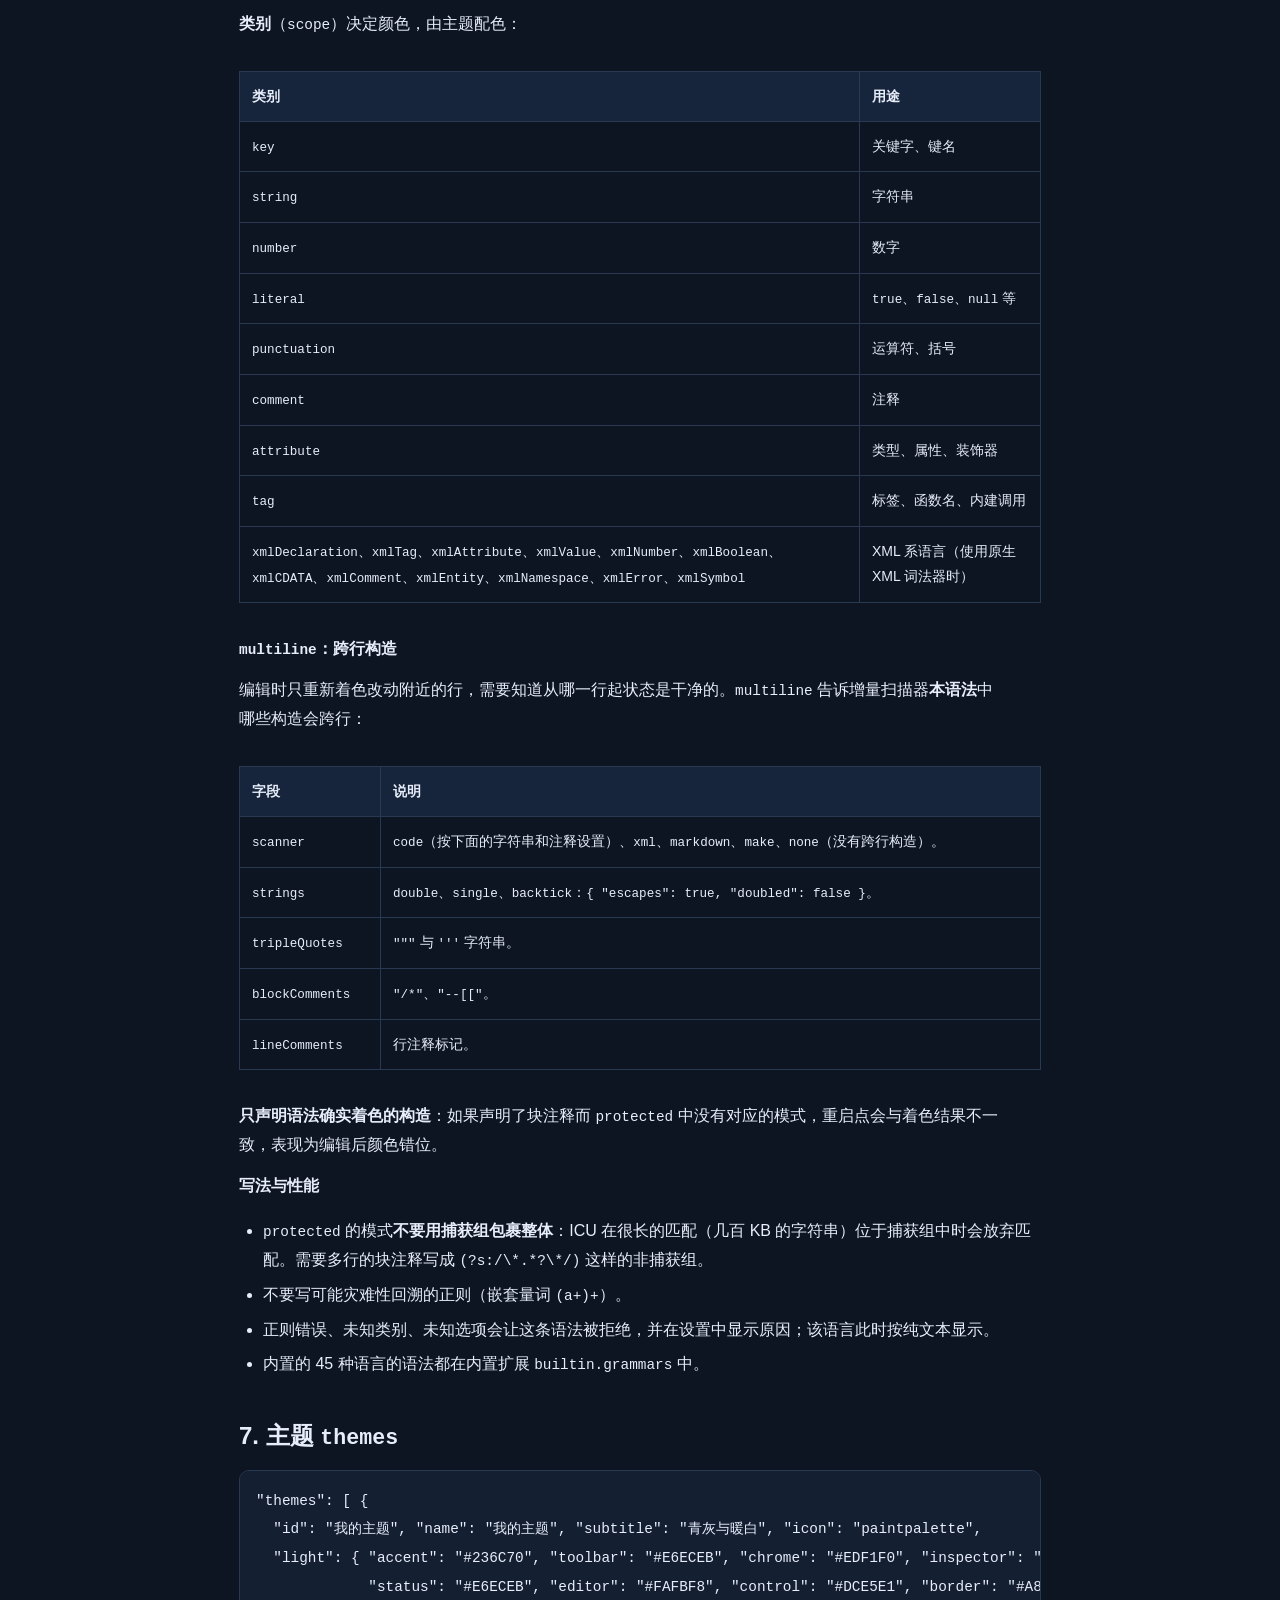
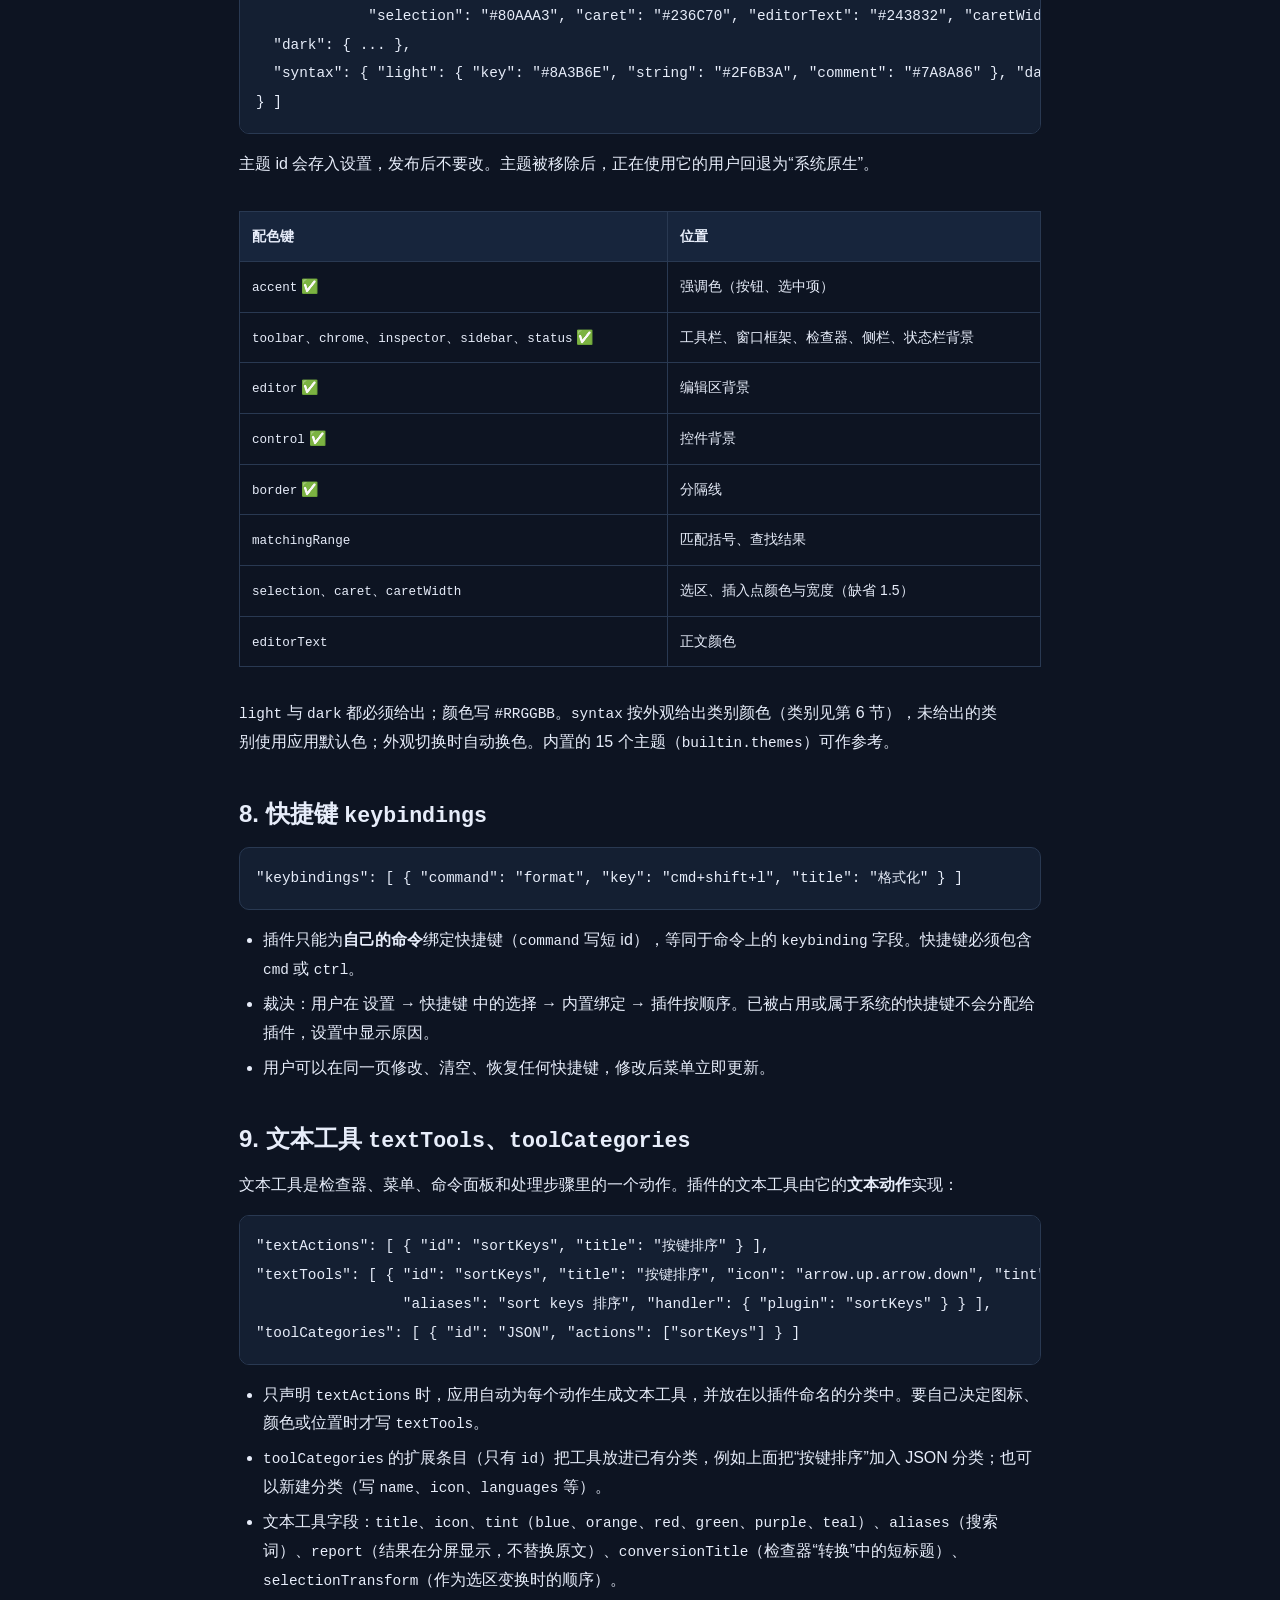
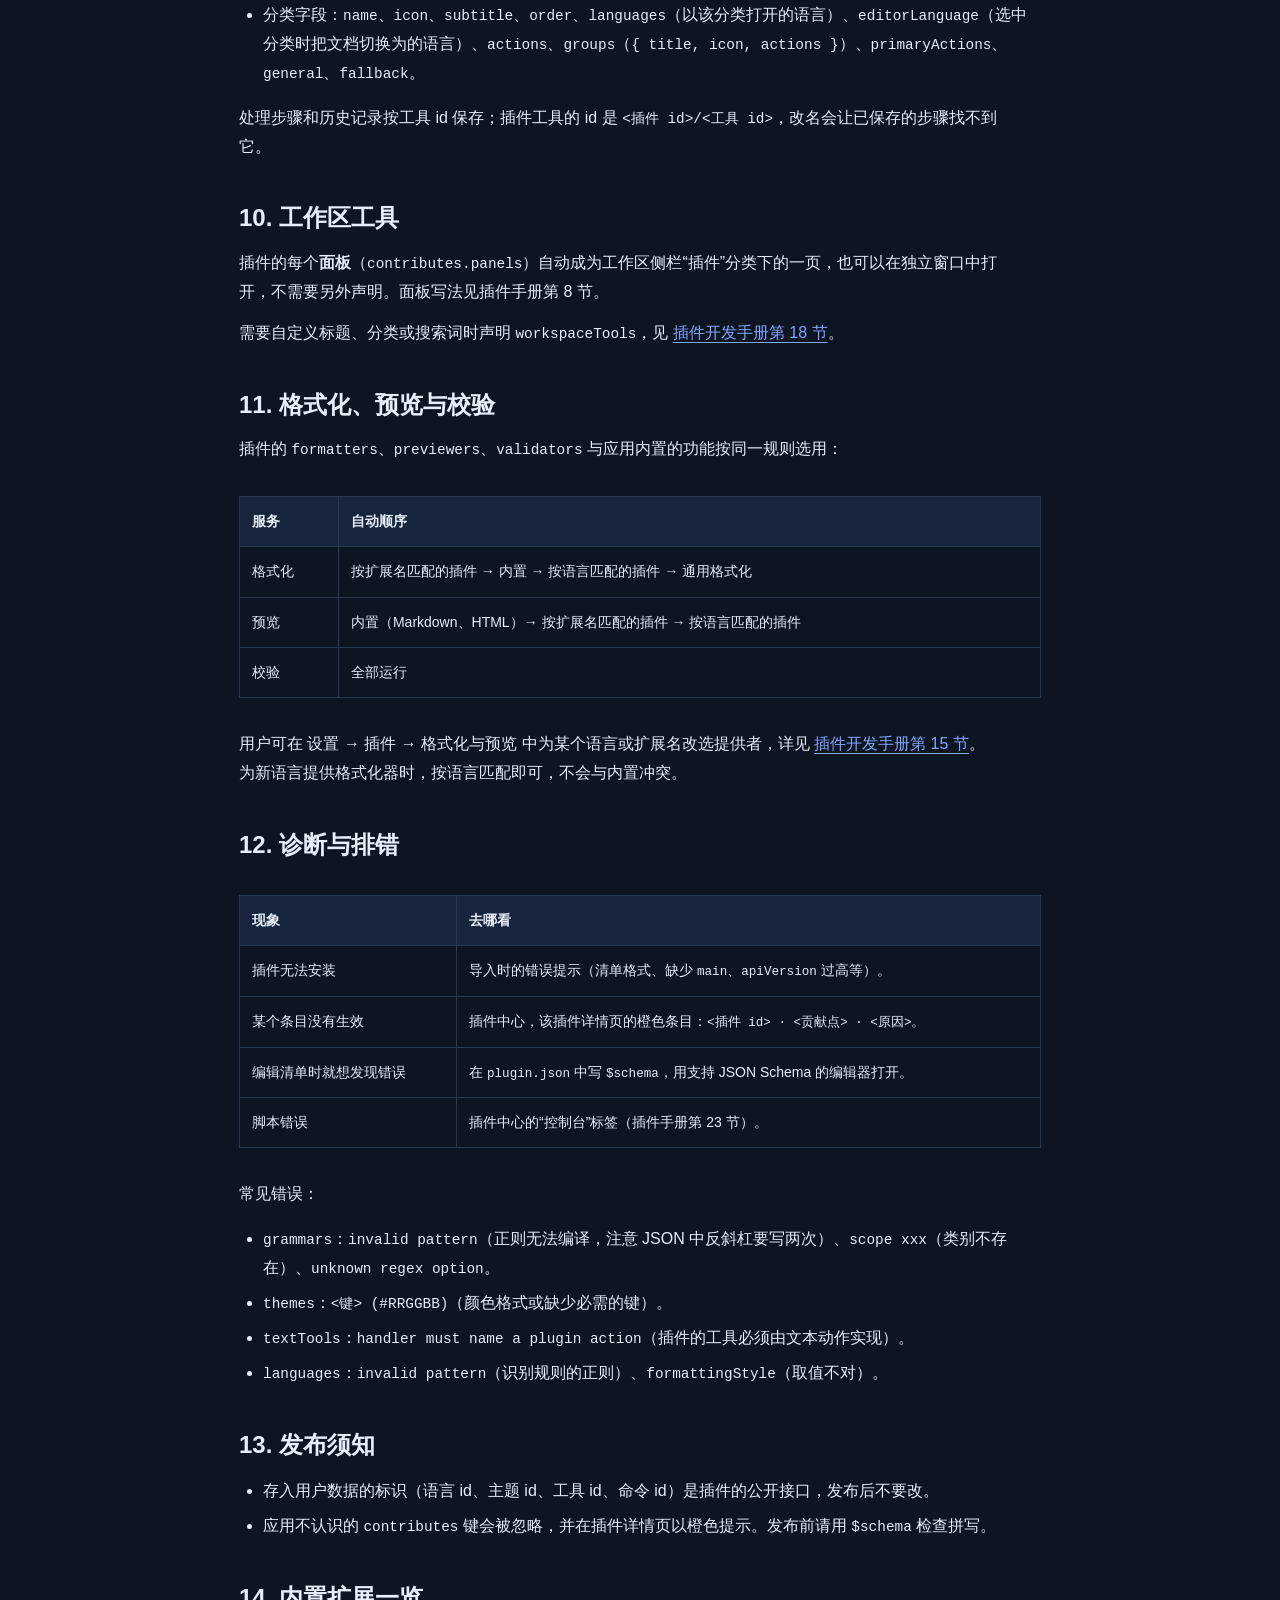
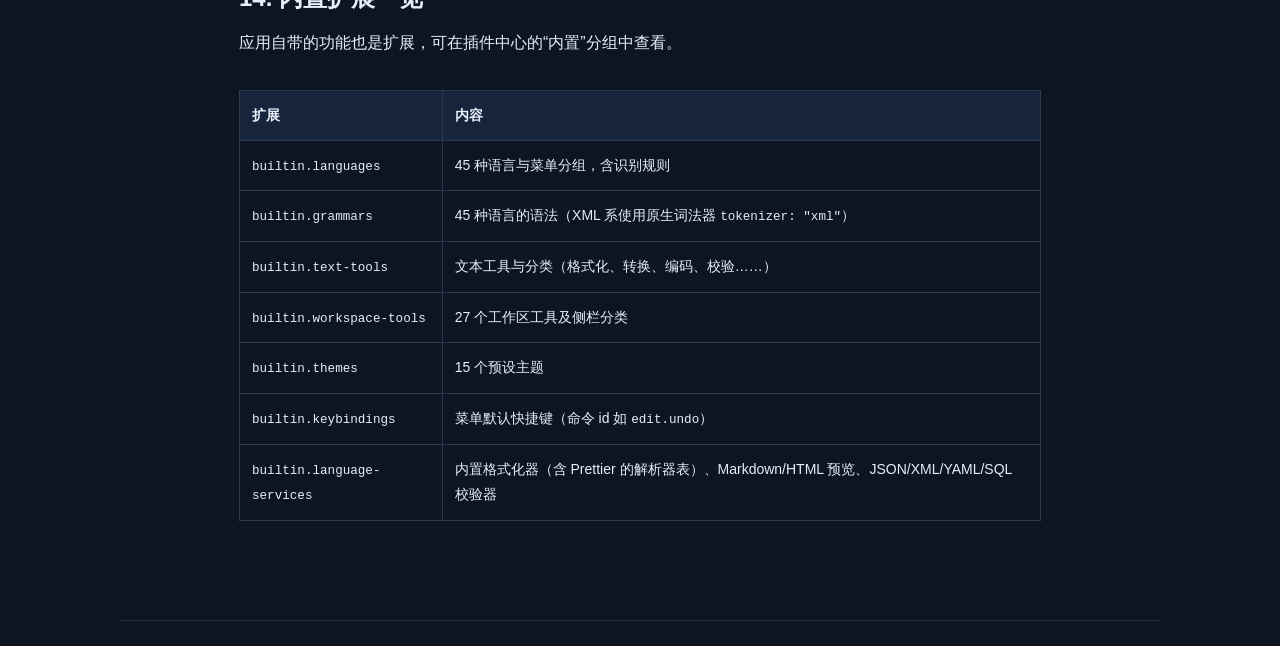
<file: docs/extension-guide.html>
<!doctype html>
<html lang="zh-CN">
<head>
  <meta charset="UTF-8">
  <meta name="viewport" content="width=device-width,initial-scale=1">
  <meta name="description" content="扩展开发手册 · 砚插件开发文档">
  <title>扩展开发手册 · 砚</title>
  <link rel="icon" href="../assets/icon.png">
  <link rel="stylesheet" href="../style.css?v=4">
</head>
<body>
  <header>
    <a class="brand" href="../index.html"><img src="../assets/icon.png" alt="">砚</a>
    <nav aria-label="主导航">
      <a href="../index.html">概览</a>
      <a href="../plugins.html">插件开发</a>
      <a href="../support.html">支持</a>
    </nav>
  </header>
  <main class="document guide">
    <article>
<h1 id="扩展开发手册">扩展开发手册</h1>
<blockquote>
<p>砚 1.0.4 及后续版本支持插件。</p>
</blockquote>
<blockquote>
<p>本手册讲<strong>声明式贡献</strong>：语言、语法高亮、主题、快捷键、文本工具与分类、工作区工具，以及格式化/预览/校验的裁决规则。用 JavaScript 实现的功能（命令、文本动作、预览器、面板、校验器、格式化器、悬停、补全、状态栏……）见 <a href="plugin-guide.html">插件开发手册</a>。</p>
<p>清单格式有 JSON Schema：<a href="schemas/plugin.schema.json">schemas/plugin.schema.json</a>（插件）、<a href="schemas/extension.schema.json">schemas/extension.schema.json</a>（内置扩展）、<a href="schemas/contributions.schema.json">schemas/contributions.schema.json</a>（两者共用的条目）。</p>
</blockquote>
<h2 id="目录">目录</h2>
<ol>
<li><a href="#1-%E6%A6%82%E5%BF%B5">概念</a></li>
<li><a href="#2-%E4%BA%94%E5%88%86%E9%92%9F%E4%B8%8A%E6%89%8B%E4%B8%80%E4%B8%AA%E7%BA%AF%E5%A3%B0%E6%98%8E%E5%BC%8F%E6%8F%92%E4%BB%B6">五分钟上手：一个纯声明式插件</a></li>
<li><a href="#3-%E6%B8%85%E5%8D%95">清单</a></li>
<li><a href="#4-%E5%8A%A0%E8%BD%BD%E5%86%B2%E7%AA%81%E4%B8%8E%E7%94%9F%E6%95%88">加载、冲突与生效</a></li>
<li><a href="#5-%E8%AF%AD%E8%A8%80-languageslanguagegroups">语言 <code>languages</code>、<code>languageGroups</code></a></li>
<li><a href="#6-%E8%AF%AD%E6%B3%95%E9%AB%98%E4%BA%AE-grammars">语法高亮 <code>grammars</code></a></li>
<li><a href="#7-%E4%B8%BB%E9%A2%98-themes">主题 <code>themes</code></a></li>
<li><a href="#8-%E5%BF%AB%E6%8D%B7%E9%94%AE-keybindings">快捷键 <code>keybindings</code></a></li>
<li><a href="#9-%E6%96%87%E6%9C%AC%E5%B7%A5%E5%85%B7-texttoolstoolcategories">文本工具 <code>textTools</code>、<code>toolCategories</code></a></li>
<li><a href="#10-%E5%B7%A5%E4%BD%9C%E5%8C%BA%E5%B7%A5%E5%85%B7">工作区工具</a></li>
<li><a href="#11-%E6%A0%BC%E5%BC%8F%E5%8C%96%E9%A2%84%E8%A7%88%E4%B8%8E%E6%A0%A1%E9%AA%8C">格式化、预览与校验</a></li>
<li><a href="#12-%E8%AF%8A%E6%96%AD%E4%B8%8E%E6%8E%92%E9%94%99">诊断与排错</a></li>
<li><a href="#13-%E5%8F%91%E5%B8%83%E9%A1%BB%E7%9F%A5">发布须知</a></li>
<li><a href="#14-%E5%86%85%E7%BD%AE%E6%89%A9%E5%B1%95%E4%B8%80%E8%A7%88">内置扩展一览</a></li>
</ol>
<hr />
<h2 id="1-概念">1. 概念</h2>
<p>应用本身只有<strong>扩展内核</strong>、编辑器引擎和窗口外壳。语言、语法、主题、快捷键、文本工具、工作区工具、格式化器、预览器、校验器都是<strong>扩展</strong>提供的<strong>贡献</strong>；应用自带的这些功能是随应用打包的<strong>内置扩展</strong>，与第三方插件走同一套贡献点。</p>
<div class="table-scroll"><table>
<thead>
<tr>
<th>名词</th>
<th>含义</th>
</tr>
</thead>
<tbody>
<tr>
<td>扩展</td>
<td>一组贡献加上元数据（id、版本、兼容范围）。内置扩展的清单是 <code>extension.json</code>，第三方插件的清单是 <code>plugin.json</code>。</td>
</tr>
<tr>
<td>贡献点</td>
<td>一种可扩展的能力，对应清单 <code>contributes</code> 下的一个键，如 <code>languages</code>、<code>grammars</code>、<code>themes</code>。</td>
</tr>
<tr>
<td>声明式贡献</td>
<td>纯数据，由应用内的引擎执行（语法由声明式语法引擎着色），不运行插件代码，不影响输入和滚动性能。</td>
</tr>
<tr>
<td>脚本贡献</td>
<td>由插件的 <code>main.js</code> 实现，在独立进程中运行。</td>
</tr>
</tbody>
</table></div>
<p>一个插件可以只有声明式贡献（不需要 <code>main.js</code>，不启动进程），也可以两者兼有。</p>
<h2 id="2-五分钟上手一个纯声明式插件">2. 五分钟上手：一个纯声明式插件</h2>
<p>下面的示例 为应用新增 Zig 语言：识别 <code>.zig</code> 文件、语法高亮、折叠和注释结构。整个插件只有一个 <code>plugin.json</code>：</p>
<pre><code class="language-json">{
  &quot;$schema&quot;: &quot;https://lingyun000.github.io/yan-app-support/docs/schemas/plugin.schema.json&quot;,
  &quot;id&quot;: &quot;com.example.zig-language&quot;,
  &quot;name&quot;: &quot;Zig 语言支持&quot;,
  &quot;version&quot;: &quot;1.0.0&quot;,
  &quot;contributes&quot;: {
    &quot;languages&quot;: [ { &quot;id&quot;: &quot;Zig&quot;, &quot;name&quot;: &quot;Zig&quot;, &quot;group&quot;: &quot;系统语言&quot;, &quot;keywords&quot;: [&quot;fn&quot;, &quot;const&quot;, &quot;pub&quot;],
                     &quot;detection&quot;: { &quot;extensions&quot;: [&quot;zig&quot;, &quot;zon&quot;] },
                     &quot;syntax&quot;: { &quot;strings&quot;: { &quot;double&quot;: { &quot;escapes&quot;: true } }, &quot;lineComments&quot;: [&quot;//&quot;] } } ],
    &quot;grammars&quot;: [ { &quot;language&quot;: &quot;Zig&quot;,
                    &quot;multiline&quot;: { &quot;scanner&quot;: &quot;code&quot;, &quot;strings&quot;: { &quot;double&quot;: { &quot;escapes&quot;: true } }, &quot;lineComments&quot;: [&quot;//&quot;] },
                    &quot;protected&quot;: [ { &quot;pattern&quot;: &quot;\&quot;(?:\\\\.|[^\&quot;\\\\\\n])*\&quot;&quot;, &quot;scope&quot;: &quot;string&quot; },
                                   { &quot;pattern&quot;: &quot;(?m://.*$)&quot;, &quot;scope&quot;: &quot;comment&quot; } ],
                    &quot;rules&quot;: [ { &quot;keywords&quot;: true, &quot;scope&quot;: &quot;key&quot;, &quot;skipProtected&quot;: true } ] } ]
  }
}
</code></pre>
<ol>
<li>建一个文件夹，放入 <code>plugin.json</code>。</li>
<li>设置 → 插件，点插件列表上方的 <strong>＋ → 链接开发文件夹…</strong>，选择这个文件夹。保存文件后自动重新载入，不需要重启。</li>
<li>打开一个 <code>.zig</code> 文件：语言菜单里出现 Zig，代码按语法着色。</li>
<li>条目有错时（正则写错、颜色格式不对），插件中心该插件的详情页以橙色列出被拒绝的条目和原因；其余条目照常生效。</li>
</ol>
<p><strong><code>$schema</code></strong>：写上它，VS Code 等支持 JSON Schema 的编辑器就能补全字段、提示取值并标出错误。可以直接使用上面的地址（应用不读取 <code>$schema</code>）。</p>
<h2 id="3-清单">3. 清单</h2>
<p>第三方扩展一律使用 <code>plugin.json</code>，完整字段见 <a href="plugin-guide.html#4-pluginjson-完整参考">插件开发手册第 4 节</a>。与本手册相关的要点：</p>
<div class="table-scroll"><table>
<thead>
<tr>
<th>字段</th>
<th>说明</th>
</tr>
</thead>
<tbody>
<tr>
<td><code>id</code></td>
<td>反向域名，2–128 个字符，发布后不要改。插件的工具、快捷键等标识会以它为前缀。</td>
</tr>
<tr>
<td><code>version</code></td>
<td>数字版本号，如 <code>1.0.0</code>。</td>
</tr>
<tr>
<td><code>apiVersion</code></td>
<td>编写时使用的 API 版本（<code>toolbox.version</code>），可省略。比应用支持的新时拒绝安装。</td>
</tr>
<tr>
<td><code>main</code></td>
<td>脚本入口。<strong>只有声明式贡献时省略</strong>。提供了 <code>textActions</code>、<code>commands</code>、<code>previewers</code>、<code>events</code>、<code>formatters</code>、<code>validators</code>、<code>hoverProviders</code>、<code>completionProviders</code> 时必须有。</td>
</tr>
<tr>
<td><code>contributes</code></td>
<td>本手册的贡献点：<code>languages</code>、<code>languageGroups</code>、<code>grammars</code>、<code>themes</code>、<code>keybindings</code>、<code>textTools</code>、<code>toolCategories</code>；以及插件手册中的脚本贡献点。至少提供一种。</td>
</tr>
</tbody>
</table></div>
<p>清单字符串可以写成 <code>&quot;%key%&quot;</code>，从插件包的 <code>nls.json</code>、<code>nls.&lt;语言&gt;.json</code> 取本地化文本。</p>
<h2 id="4-加载冲突与生效">4. 加载、冲突与生效</h2>
<ul>
<li><strong>即时生效</strong>：安装、启用、停用、卸载插件，或开发文件夹中的文件变化，贡献立即增减，界面随之刷新，不需要重启。停用一个内置扩展（插件中心的“内置”分组，标记“核心”的除外）同理。</li>
<li><strong>逐条校验</strong>：每个条目单独解码和校验；有错的条目被拒绝并记录原因，同一扩展的其他条目照常生效。</li>
<li><strong>合并方式</strong>：每个贡献点有固定的合并方式：
<ul>
<li>唯一（<code>languages</code>、<code>languageGroups</code>、<code>grammars</code>、<code>themes</code>、<code>textTools</code>、<code>toolCategories</code>、工作区工具）：同一标识只有一个生效。依次比较：用户的选择 → 内置优先 → 先加载者。所以<strong>插件不能用同一 id 替换内置的语言、语法或主题</strong>；请使用新的 id，或用“扩展条目”给已有项追加内容。</li>
<li>扩展条目：<code>languages</code> 和 <code>toolCategories</code> 中<strong>只有 <code>id</code>、没有 <code>name</code></strong> 的条目不定义新项，而是给已有项追加内容（扩展名、文件名、关键字、识别规则；分类的动作、分组、语言）。</li>
<li>并存（<code>keybindings</code> 等）：都保留，由各自的规则裁决（见第 8 节）。</li>
</ul>
</li>
<li><strong>命名空间</strong>：插件的文本工具、工作区工具、快捷键命令自动以插件 id 为前缀（<code>com.example.x/tool</code>），清单里写短 id 即可；引用本插件的工具时也写短 id。</li>
</ul>
<h2 id="5-语言-languageslanguagegroups">5. 语言 <code>languages</code>、<code>languageGroups</code></h2>
<p>语言 id（如 <code>&quot;Zig&quot;</code>）会存入会话和设置，<strong>发布后不要改</strong>。<code>aliases</code> 用于在清单和插件 API 中指代该语言（不区分大小写）。</p>
<div class="table-scroll"><table>
<thead>
<tr>
<th>字段</th>
<th>说明</th>
</tr>
</thead>
<tbody>
<tr>
<td><code>id</code> ✅</td>
<td>语言 id。与已有语言相同且不写 <code>name</code> 时，本条目是扩展条目。</td>
</tr>
<tr>
<td><code>name</code></td>
<td>显示名称。</td>
</tr>
<tr>
<td><code>aliases</code></td>
<td>别名。</td>
</tr>
<tr>
<td><code>group</code></td>
<td>语言菜单分组的 id（见 <code>languageGroups</code>；内置分组有 <code>数据与文档</code>、<code>Web</code>、<code>应用开发</code>、<code>系统语言</code>、<code>脚本语言</code>、<code>配置与 DevOps</code>、<code>其他</code>）。</td>
</tr>
<tr>
<td><code>icon</code>、<code>order</code></td>
<td>SF Symbols 图标；菜单顺序。</td>
</tr>
<tr>
<td><code>formattingStyle</code></td>
<td>没有格式化器时的通用格式化方式：<code>braces</code>、<code>indentation</code>、<code>markup</code>、<code>whitespace</code>、<code>structuredTool</code>。</td>
</tr>
<tr>
<td><code>preferredExtension</code></td>
<td>另存为时的扩展名，缺省为 <code>detection.extensions</code> 的第一个。</td>
</tr>
<tr>
<td><code>keywords</code></td>
<td>关键字。语法规则 <code>{ &quot;keywords&quot;: true }</code> 用它生成匹配。</td>
</tr>
<tr>
<td><code>markup</code>、<code>slashComments</code>、<code>backtickStrings</code></td>
<td>标记语言；<code>//</code> 与 <code>/* */</code> 注释；反引号字符串。</td>
</tr>
<tr>
<td><code>folding</code></td>
<td>折叠策略，按顺序组合：<code>brackets</code>、<code>markup</code>、<code>embeddedMarkup</code>、<code>headings</code>、<code>indentation</code>、<code>sections</code>。缺省 <code>[&quot;brackets&quot;]</code>。</td>
</tr>
<tr>
<td><code>syntax</code></td>
<td>词法结构，供折叠、括号匹配、注释切换、重排使用（<strong>不决定颜色</strong>，颜色由 <code>grammars</code> 决定）：<code>strings</code>（<code>double</code>/<code>single</code>/<code>backtick</code>，值为 <code>true</code>、<code>false</code> 或 <code>{ &quot;escapes&quot;: true, &quot;doubled&quot;: false }</code>）、<code>lineComments</code>、<code>blockComments</code>（<code>[[&quot;/*&quot;, &quot;*/&quot;]]</code>）、<code>foldBrackets</code>。</td>
</tr>
<tr>
<td><code>detection</code></td>
<td>如何识别这种文件，见下。</td>
</tr>
</tbody>
</table></div>
<p><strong>识别</strong>（<code>detection</code>）：打开文件时先看文件名，再看内容，得分最高的语言胜出。</p>
<div class="table-scroll"><table>
<thead>
<tr>
<th>字段</th>
<th>说明</th>
</tr>
</thead>
<tbody>
<tr>
<td><code>extensions</code></td>
<td>扩展名（不含点）。插件声明的扩展名优先于内置语言。</td>
</tr>
<tr>
<td><code>weakExtensions</code></td>
<td>弱扩展名：只在内容不指向其他语言时采用（如 <code>.txt</code>）。</td>
</tr>
<tr>
<td><code>fileNames</code></td>
<td>完整文件名与得分，如 <code>{ &quot;name&quot;: &quot;Dockerfile&quot;, &quot;score&quot;: 20 }</code>。</td>
</tr>
<tr>
<td><code>fileNamePrefixes</code></td>
<td>文件名前缀。</td>
</tr>
<tr>
<td><code>shebang</code></td>
<td>首行 <code>#!</code> 的正则。</td>
</tr>
<tr>
<td><code>contentRules</code></td>
<td><code>{ &quot;score&quot;: 20, &quot;patterns&quot;: [...], &quot;requiresLiteral&quot;: &quot;@import&quot; }</code>：<code>patterns</code> 全部匹配才得分；<code>requiresLiteral</code> 是先做的廉价检查，不出现时跳过正则。识别在打开文件的路径上运行，正则要简单。</td>
</tr>
<tr>
<td><code>combinations</code></td>
<td>多种语言同时得分时的加分：<code>{ &quot;requires&quot;: { &quot;HTML&quot;: 10 }, &quot;score&quot;: 5 }</code>。</td>
</tr>
<tr>
<td><code>authoritativeFileName</code></td>
<td>文件名匹配即决定语言（缺省 <code>true</code>）。</td>
</tr>
</tbody>
</table></div>
<p><strong>扩展已有语言</strong>：只写 <code>id</code> 和要追加的内容，例如让 <code>.jsonl</code> 按 JSON 打开：</p>
<pre><code class="language-json">&quot;languages&quot;: [ { &quot;id&quot;: &quot;JSON&quot;, &quot;detection&quot;: { &quot;extensions&quot;: [&quot;jsonl&quot;] } } ]
</code></pre>
<p>（插件手册中的 <code>languageAssociations</code> 是它的简写。）</p>
<p><strong>分组</strong> <code>languageGroups</code>：<code>{ &quot;id&quot;: &quot;我的语言&quot;, &quot;name&quot;: &quot;我的语言&quot;, &quot;order&quot;: 90 }</code>。</p>
<h2 id="6-语法高亮-grammars">6. 语法高亮 <code>grammars</code></h2>
<p>一个语法为一种语言着色。着色在应用主进程由声明式引擎执行，大文件和虚拟编辑器中同样生效。</p>
<pre><code class="language-json">{
  &quot;language&quot;: &quot;Zig&quot;,
  &quot;multiline&quot;: { &quot;scanner&quot;: &quot;code&quot;, &quot;strings&quot;: { &quot;double&quot;: { &quot;escapes&quot;: true } }, &quot;lineComments&quot;: [&quot;//&quot;] },
  &quot;protected&quot;: [ { &quot;pattern&quot;: &quot;\&quot;(?:\\\\.|[^\&quot;\\\\\\n])*\&quot;&quot;, &quot;scope&quot;: &quot;string&quot; },
                 { &quot;pattern&quot;: &quot;(?m://.*$)&quot;, &quot;scope&quot;: &quot;comment&quot; } ],
  &quot;protectedOptions&quot;: [],
  &quot;rules&quot;: [ { &quot;keywords&quot;: true, &quot;scope&quot;: &quot;key&quot;, &quot;skipProtected&quot;: true },
             { &quot;pattern&quot;: &quot;@[A-Za-z_]\\w*&quot;, &quot;scope&quot;: &quot;tag&quot;, &quot;skipProtected&quot;: true },
             { &quot;pattern&quot;: &quot;\\b(\\w+)\\s*\\(&quot;, &quot;group&quot;: 1, &quot;scope&quot;: &quot;attribute&quot;, &quot;skipProtected&quot;: true } ]
}
</code></pre>
<p><strong>执行顺序</strong></p>
<ol>
<li><code>protected</code>（受保护区域，通常是字符串和注释）：所有条目合成一个按顺序的选择分支，从左到右找最早的匹配并着色。</li>
<li><code>rules</code>：每条规则在整个范围内匹配并着色；<code>skipProtected: true</code> 的规则不在受保护区域里着色（关键字不会在字符串里变色）。后面的规则覆盖前面的。</li>
</ol>
<p><strong>规则字段</strong>：<code>pattern</code>（ICU 正则）或 <code>keywords: true</code>（用语言的 <code>keywords</code>）；<code>scope</code>（类别）；<code>group</code>（只给某个捕获组着色，缺省 0 即整个匹配）；<code>options</code>（<code>anchorsMatchLines</code>、<code>caseInsensitive</code>、<code>dotMatchesLineSeparators</code>）。</p>
<p><strong>类别</strong>（<code>scope</code>）决定颜色，由主题配色：</p>
<div class="table-scroll"><table>
<thead>
<tr>
<th>类别</th>
<th>用途</th>
</tr>
</thead>
<tbody>
<tr>
<td><code>key</code></td>
<td>关键字、键名</td>
</tr>
<tr>
<td><code>string</code></td>
<td>字符串</td>
</tr>
<tr>
<td><code>number</code></td>
<td>数字</td>
</tr>
<tr>
<td><code>literal</code></td>
<td><code>true</code>、<code>false</code>、<code>null</code> 等</td>
</tr>
<tr>
<td><code>punctuation</code></td>
<td>运算符、括号</td>
</tr>
<tr>
<td><code>comment</code></td>
<td>注释</td>
</tr>
<tr>
<td><code>attribute</code></td>
<td>类型、属性、装饰器</td>
</tr>
<tr>
<td><code>tag</code></td>
<td>标签、函数名、内建调用</td>
</tr>
<tr>
<td><code>xmlDeclaration</code>、<code>xmlTag</code>、<code>xmlAttribute</code>、<code>xmlValue</code>、<code>xmlNumber</code>、<code>xmlBoolean</code>、<code>xmlCDATA</code>、<code>xmlComment</code>、<code>xmlEntity</code>、<code>xmlNamespace</code>、<code>xmlError</code>、<code>xmlSymbol</code></td>
<td>XML 系语言（使用原生 XML 词法器时）</td>
</tr>
</tbody>
</table></div>
<p><strong><code>multiline</code>：跨行构造</strong></p>
<p>编辑时只重新着色改动附近的行，需要知道从哪一行起状态是干净的。<code>multiline</code> 告诉增量扫描器<strong>本语法</strong>中哪些构造会跨行：</p>
<div class="table-scroll"><table>
<thead>
<tr>
<th>字段</th>
<th>说明</th>
</tr>
</thead>
<tbody>
<tr>
<td><code>scanner</code></td>
<td><code>code</code>（按下面的字符串和注释设置）、<code>xml</code>、<code>markdown</code>、<code>make</code>、<code>none</code>（没有跨行构造）。</td>
</tr>
<tr>
<td><code>strings</code></td>
<td><code>double</code>、<code>single</code>、<code>backtick</code>：<code>{ &quot;escapes&quot;: true, &quot;doubled&quot;: false }</code>。</td>
</tr>
<tr>
<td><code>tripleQuotes</code></td>
<td><code>&quot;&quot;&quot;</code> 与 <code>'''</code> 字符串。</td>
</tr>
<tr>
<td><code>blockComments</code></td>
<td><code>&quot;/*&quot;</code>、<code>&quot;--[[&quot;</code>。</td>
</tr>
<tr>
<td><code>lineComments</code></td>
<td>行注释标记。</td>
</tr>
</tbody>
</table></div>
<p><strong>只声明语法确实着色的构造</strong>：如果声明了块注释而 <code>protected</code> 中没有对应的模式，重启点会与着色结果不一致，表现为编辑后颜色错位。</p>
<p><strong>写法与性能</strong></p>
<ul>
<li><code>protected</code> 的模式<strong>不要用捕获组包裹整体</strong>：ICU 在很长的匹配（几百 KB 的字符串）位于捕获组中时会放弃匹配。需要多行的块注释写成 <code>(?s:/\*.*?\*/)</code> 这样的非捕获组。</li>
<li>不要写可能灾难性回溯的正则（嵌套量词 <code>(a+)+</code>）。</li>
<li>正则错误、未知类别、未知选项会让这条语法被拒绝，并在设置中显示原因；该语言此时按纯文本显示。</li>
<li>内置的 45 种语言的语法都在内置扩展 <code>builtin.grammars</code> 中。</li>
</ul>
<h2 id="7-主题-themes">7. 主题 <code>themes</code></h2>
<pre><code class="language-json">&quot;themes&quot;: [ {
  &quot;id&quot;: &quot;我的主题&quot;, &quot;name&quot;: &quot;我的主题&quot;, &quot;subtitle&quot;: &quot;青灰与暖白&quot;, &quot;icon&quot;: &quot;paintpalette&quot;,
  &quot;light&quot;: { &quot;accent&quot;: &quot;#236C70&quot;, &quot;toolbar&quot;: &quot;#E6ECEB&quot;, &quot;chrome&quot;: &quot;#EDF1F0&quot;, &quot;inspector&quot;: &quot;#F1F4F2&quot;, &quot;sidebar&quot;: &quot;#E8EEEB&quot;,
             &quot;status&quot;: &quot;#E6ECEB&quot;, &quot;editor&quot;: &quot;#FAFBF8&quot;, &quot;control&quot;: &quot;#DCE5E1&quot;, &quot;border&quot;: &quot;#A8B9B2&quot;,
             &quot;selection&quot;: &quot;#80AAA3&quot;, &quot;caret&quot;: &quot;#236C70&quot;, &quot;editorText&quot;: &quot;#243832&quot;, &quot;caretWidth&quot;: 2 },
  &quot;dark&quot;: { ... },
  &quot;syntax&quot;: { &quot;light&quot;: { &quot;key&quot;: &quot;#8A3B6E&quot;, &quot;string&quot;: &quot;#2F6B3A&quot;, &quot;comment&quot;: &quot;#7A8A86&quot; }, &quot;dark&quot;: { ... } }
} ]
</code></pre>
<p>主题 id 会存入设置，发布后不要改。主题被移除后，正在使用它的用户回退为“系统原生”。</p>
<div class="table-scroll"><table>
<thead>
<tr>
<th>配色键</th>
<th>位置</th>
</tr>
</thead>
<tbody>
<tr>
<td><code>accent</code> ✅</td>
<td>强调色（按钮、选中项）</td>
</tr>
<tr>
<td><code>toolbar</code>、<code>chrome</code>、<code>inspector</code>、<code>sidebar</code>、<code>status</code> ✅</td>
<td>工具栏、窗口框架、检查器、侧栏、状态栏背景</td>
</tr>
<tr>
<td><code>editor</code> ✅</td>
<td>编辑区背景</td>
</tr>
<tr>
<td><code>control</code> ✅</td>
<td>控件背景</td>
</tr>
<tr>
<td><code>border</code> ✅</td>
<td>分隔线</td>
</tr>
<tr>
<td><code>matchingRange</code></td>
<td>匹配括号、查找结果</td>
</tr>
<tr>
<td><code>selection</code>、<code>caret</code>、<code>caretWidth</code></td>
<td>选区、插入点颜色与宽度（缺省 1.5）</td>
</tr>
<tr>
<td><code>editorText</code></td>
<td>正文颜色</td>
</tr>
</tbody>
</table></div>
<p><code>light</code> 与 <code>dark</code> 都必须给出；颜色写 <code>#RRGGBB</code>。<code>syntax</code> 按外观给出类别颜色（类别见第 6 节），未给出的类别使用应用默认色；外观切换时自动换色。内置的 15 个主题（<code>builtin.themes</code>）可作参考。</p>
<h2 id="8-快捷键-keybindings">8. 快捷键 <code>keybindings</code></h2>
<pre><code class="language-json">&quot;keybindings&quot;: [ { &quot;command&quot;: &quot;format&quot;, &quot;key&quot;: &quot;cmd+shift+l&quot;, &quot;title&quot;: &quot;格式化&quot; } ]
</code></pre>
<ul>
<li>插件只能为<strong>自己的命令</strong>绑定快捷键（<code>command</code> 写短 id），等同于命令上的 <code>keybinding</code> 字段。快捷键必须包含 <code>cmd</code> 或 <code>ctrl</code>。</li>
<li>裁决：用户在 设置 → 快捷键 中的选择 → 内置绑定 → 插件按顺序。已被占用或属于系统的快捷键不会分配给插件，设置中显示原因。</li>
<li>用户可以在同一页修改、清空、恢复任何快捷键，修改后菜单立即更新。</li>
</ul>
<h2 id="9-文本工具-texttoolstoolcategories">9. 文本工具 <code>textTools</code>、<code>toolCategories</code></h2>
<p>文本工具是检查器、菜单、命令面板和处理步骤里的一个动作。插件的文本工具由它的<strong>文本动作</strong>实现：</p>
<pre><code class="language-json">&quot;textActions&quot;: [ { &quot;id&quot;: &quot;sortKeys&quot;, &quot;title&quot;: &quot;按键排序&quot; } ],
&quot;textTools&quot;: [ { &quot;id&quot;: &quot;sortKeys&quot;, &quot;title&quot;: &quot;按键排序&quot;, &quot;icon&quot;: &quot;arrow.up.arrow.down&quot;, &quot;tint&quot;: &quot;purple&quot;,
                 &quot;aliases&quot;: &quot;sort keys 排序&quot;, &quot;handler&quot;: { &quot;plugin&quot;: &quot;sortKeys&quot; } } ],
&quot;toolCategories&quot;: [ { &quot;id&quot;: &quot;JSON&quot;, &quot;actions&quot;: [&quot;sortKeys&quot;] } ]
</code></pre>
<ul>
<li>只声明 <code>textActions</code> 时，应用自动为每个动作生成文本工具，并放在以插件命名的分类中。要自己决定图标、颜色或位置时才写 <code>textTools</code>。</li>
<li><code>toolCategories</code> 的扩展条目（只有 <code>id</code>）把工具放进已有分类，例如上面把“按键排序”加入 JSON 分类；也可以新建分类（写 <code>name</code>、<code>icon</code>、<code>languages</code> 等）。</li>
<li>文本工具字段：<code>title</code>、<code>icon</code>、<code>tint</code>（<code>blue</code>、<code>orange</code>、<code>red</code>、<code>green</code>、<code>purple</code>、<code>teal</code>）、<code>aliases</code>（搜索词）、<code>report</code>（结果在分屏显示，不替换原文）、<code>conversionTitle</code>（检查器“转换”中的短标题）、<code>selectionTransform</code>（作为选区变换时的顺序）。</li>
<li>分类字段：<code>name</code>、<code>icon</code>、<code>subtitle</code>、<code>order</code>、<code>languages</code>（以该分类打开的语言）、<code>editorLanguage</code>（选中分类时把文档切换为的语言）、<code>actions</code>、<code>groups</code>（<code>{ title, icon, actions }</code>）、<code>primaryActions</code>、<code>general</code>、<code>fallback</code>。</li>
</ul>
<p>处理步骤和历史记录按工具 id 保存；插件工具的 id 是 <code>&lt;插件 id&gt;/&lt;工具 id&gt;</code>，改名会让已保存的步骤找不到它。</p>
<h2 id="10-工作区工具">10. 工作区工具</h2>
<p>插件的每个<strong>面板</strong>（<code>contributes.panels</code>）自动成为工作区侧栏“插件”分类下的一页，也可以在独立窗口中打开，不需要另外声明。面板写法见插件手册第 8 节。</p>
<p>需要自定义标题、分类或搜索词时声明 <code>workspaceTools</code>，见 <a href="plugin-guide.html#18-界面集成菜单工作区工具粘贴识别设置页自定义编辑器">插件开发手册第 18 节</a>。</p>
<h2 id="11-格式化预览与校验">11. 格式化、预览与校验</h2>
<p>插件的 <code>formatters</code>、<code>previewers</code>、<code>validators</code> 与应用内置的功能按同一规则选用：</p>
<div class="table-scroll"><table>
<thead>
<tr>
<th>服务</th>
<th>自动顺序</th>
</tr>
</thead>
<tbody>
<tr>
<td>格式化</td>
<td>按扩展名匹配的插件 → 内置 → 按语言匹配的插件 → 通用格式化</td>
</tr>
<tr>
<td>预览</td>
<td>内置（Markdown、HTML）→ 按扩展名匹配的插件 → 按语言匹配的插件</td>
</tr>
<tr>
<td>校验</td>
<td>全部运行</td>
</tr>
</tbody>
</table></div>
<p>用户可在 设置 → 插件 → 格式化与预览 中为某个语言或扩展名改选提供者，详见 <a href="plugin-guide.html#15-格式化预览与校验的选择">插件开发手册第 15 节</a>。为新语言提供格式化器时，按语言匹配即可，不会与内置冲突。</p>
<h2 id="12-诊断与排错">12. 诊断与排错</h2>
<div class="table-scroll"><table>
<thead>
<tr>
<th>现象</th>
<th>去哪看</th>
</tr>
</thead>
<tbody>
<tr>
<td>插件无法安装</td>
<td>导入时的错误提示（清单格式、缺少 <code>main</code>、<code>apiVersion</code> 过高等）。</td>
</tr>
<tr>
<td>某个条目没有生效</td>
<td>插件中心，该插件详情页的橙色条目：<code>&lt;插件 id&gt; · &lt;贡献点&gt; · &lt;原因&gt;</code>。</td>
</tr>
<tr>
<td>编辑清单时就想发现错误</td>
<td>在 <code>plugin.json</code> 中写 <code>$schema</code>，用支持 JSON Schema 的编辑器打开。</td>
</tr>
<tr>
<td>脚本错误</td>
<td>插件中心的“控制台”标签（插件手册第 23 节）。</td>
</tr>
</tbody>
</table></div>
<p>常见错误：</p>
<ul>
<li><code>grammars</code>：<code>invalid pattern</code>（正则无法编译，注意 JSON 中反斜杠要写两次）、<code>scope xxx</code>（类别不存在）、<code>unknown regex option</code>。</li>
<li><code>themes</code>：<code>&lt;键&gt; (#RRGGBB)</code>（颜色格式或缺少必需的键）。</li>
<li><code>textTools</code>：<code>handler must name a plugin action</code>（插件的工具必须由文本动作实现）。</li>
<li><code>languages</code>：<code>invalid pattern</code>（识别规则的正则）、<code>formattingStyle</code>（取值不对）。</li>
</ul>
<h2 id="13-发布须知">13. 发布须知</h2>
<ul>
<li>存入用户数据的标识（语言 id、主题 id、工具 id、命令 id）是插件的公开接口，发布后不要改。</li>
<li>应用不认识的 <code>contributes</code> 键会被忽略，并在插件详情页以橙色提示。发布前请用 <code>$schema</code> 检查拼写。</li>
</ul>
<h2 id="14-内置扩展一览">14. 内置扩展一览</h2>
<p>应用自带的功能也是扩展，可在插件中心的“内置”分组中查看。</p>
<div class="table-scroll"><table>
<thead>
<tr>
<th>扩展</th>
<th>内容</th>
</tr>
</thead>
<tbody>
<tr>
<td><code>builtin.languages</code></td>
<td>45 种语言与菜单分组，含识别规则</td>
</tr>
<tr>
<td><code>builtin.grammars</code></td>
<td>45 种语言的语法（XML 系使用原生词法器 <code>tokenizer: &quot;xml&quot;</code>）</td>
</tr>
<tr>
<td><code>builtin.text-tools</code></td>
<td>文本工具与分类（格式化、转换、编码、校验……）</td>
</tr>
<tr>
<td><code>builtin.workspace-tools</code></td>
<td>27 个工作区工具及侧栏分类</td>
</tr>
<tr>
<td><code>builtin.themes</code></td>
<td>15 个预设主题</td>
</tr>
<tr>
<td><code>builtin.keybindings</code></td>
<td>菜单默认快捷键（命令 id 如 <code>edit.undo</code>）</td>
</tr>
<tr>
<td><code>builtin.language-services</code></td>
<td>内置格式化器（含 Prettier 的解析器表）、Markdown/HTML 预览、JSON/XML/YAML/SQL 校验器</td>
</tr>
</tbody>
</table></div>
    </article>
  </main>
  <footer>
    <a href="../plugins.html">返回插件开发</a>
    <a href="extension-guide.md">Markdown 源文档</a>
  </footer>
</body>
</html>
</file>
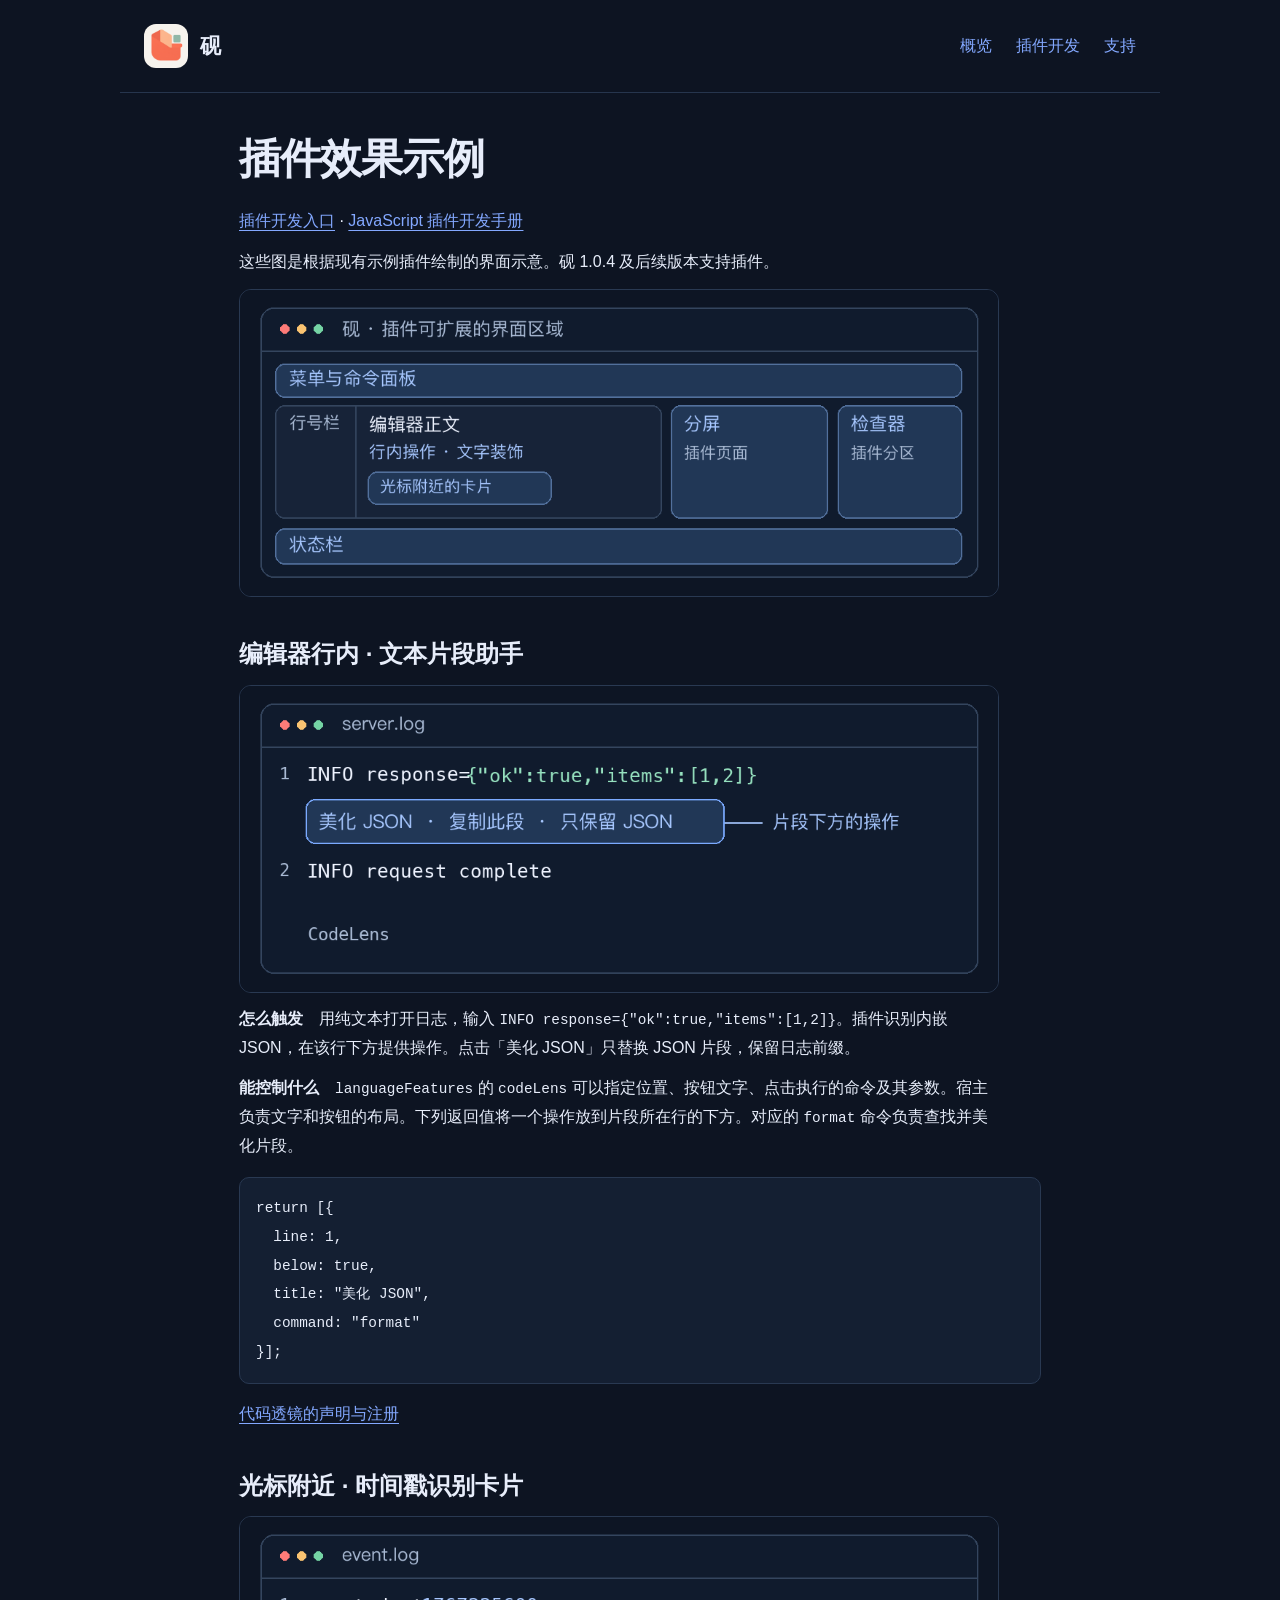
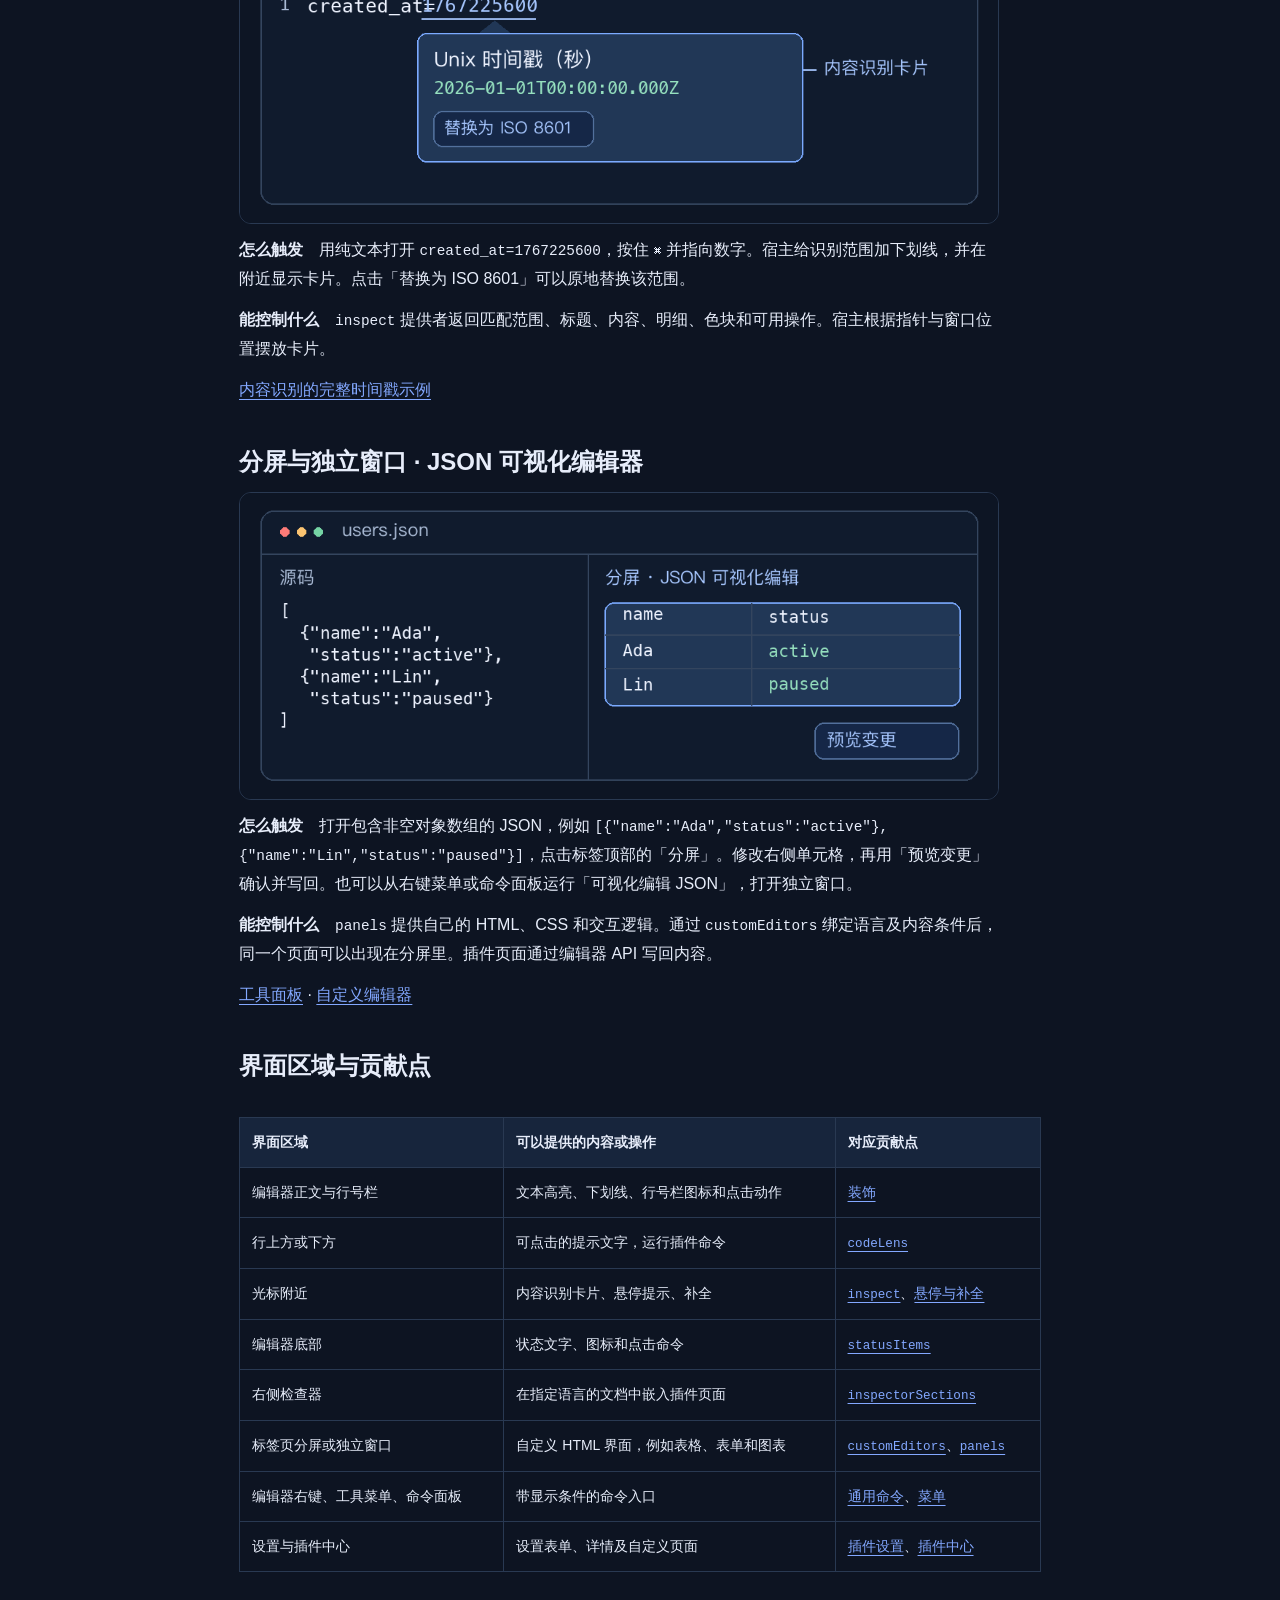
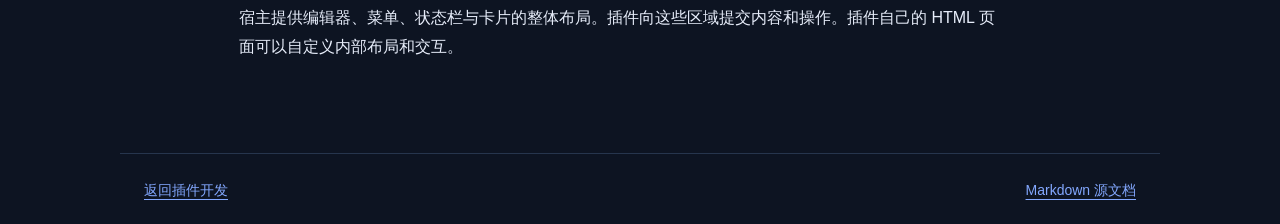
<file: docs/plugin-examples.html>
<!doctype html>
<html lang="zh-CN">
<head>
  <meta charset="UTF-8">
  <meta name="viewport" content="width=device-width,initial-scale=1">
  <meta name="description" content="插件效果示例 · 砚插件开发文档">
  <title>插件效果示例 · 砚</title>
  <link rel="icon" href="../assets/icon.png">
  <link rel="stylesheet" href="../style.css?v=4">
</head>
<body>
  <header>
    <a class="brand" href="../index.html"><img src="../assets/icon.png" alt="">砚</a>
    <nav aria-label="主导航">
      <a href="../index.html">概览</a>
      <a href="../plugins.html">插件开发</a>
      <a href="../support.html">支持</a>
    </nav>
  </header>
  <main class="document guide">
    <article>
<h1 id="插件效果示例">插件效果示例</h1>
<p><a href="../plugins.html">插件开发入口</a> · <a href="plugin-guide.html">JavaScript 插件开发手册</a></p>
<p>这些图是根据现有示例插件绘制的界面示意。砚 1.0.4 及后续版本支持插件。</p>
<p><img src="../assets/plugin-regions.png" alt="砚的界面区域示意，从上到下标出菜单、行号栏、编辑器、分屏、检查器和状态栏" /></p>
<h2 id="编辑器行内--文本片段助手">编辑器行内 · 文本片段助手</h2>
<p><img src="../assets/plugin-code-lens.png" alt="日志中的 JSON 片段下方显示美化 JSON、复制此段和只保留 JSON 三个操作" /></p>
<p><strong>怎么触发</strong>　用纯文本打开日志，输入 <code>INFO response={&quot;ok&quot;:true,&quot;items&quot;:[1,2]}</code>。插件识别内嵌 JSON，在该行下方提供操作。点击「美化 JSON」只替换 JSON 片段，保留日志前缀。</p>
<p><strong>能控制什么</strong>　<code>languageFeatures</code> 的 <code>codeLens</code> 可以指定位置、按钮文字、点击执行的命令及其参数。宿主负责文字和按钮的布局。下列返回值将一个操作放到片段所在行的下方。对应的 <code>format</code> 命令负责查找并美化片段。</p>
<pre><code class="language-js">return [{
  line: 1,
  below: true,
  title: &quot;美化 JSON&quot;,
  command: &quot;format&quot;
}];
</code></pre>
<p><a href="plugin-guide.html#代码透镜-codelens">代码透镜的声明与注册</a></p>
<h2 id="光标附近--时间戳识别卡片">光标附近 · 时间戳识别卡片</h2>
<p><img src="../assets/plugin-inspect.png" alt="按住 Command 指向日志中的时间戳，弹出包含 ISO 8601 时间和替换按钮的卡片" /></p>
<p><strong>怎么触发</strong>　用纯文本打开 <code>created_at=1767225600</code>，按住 ⌘ 并指向数字。宿主给识别范围加下划线，并在附近显示卡片。点击「替换为 ISO 8601」可以原地替换该范围。</p>
<p><strong>能控制什么</strong>　<code>inspect</code> 提供者返回匹配范围、标题、内容、明细、色块和可用操作。宿主根据指针与窗口位置摆放卡片。</p>
<p><a href="plugin-guide.html#识别内容-inspect">内容识别的完整时间戳示例</a></p>
<h2 id="分屏与独立窗口--json-可视化编辑器">分屏与独立窗口 · JSON 可视化编辑器</h2>
<p><img src="../assets/plugin-json-editor.png" alt="JSON 分屏左侧显示源码，右侧表格显示 name 和 status 两列以及预览变更按钮" /></p>
<p><strong>怎么触发</strong>　打开包含非空对象数组的 JSON，例如 <code>[{&quot;name&quot;:&quot;Ada&quot;,&quot;status&quot;:&quot;active&quot;},{&quot;name&quot;:&quot;Lin&quot;,&quot;status&quot;:&quot;paused&quot;}]</code>，点击标签顶部的「分屏」。修改右侧单元格，再用「预览变更」确认并写回。也可以从右键菜单或命令面板运行「可视化编辑 JSON」，打开独立窗口。</p>
<p><strong>能控制什么</strong>　<code>panels</code> 提供自己的 HTML、CSS 和交互逻辑。通过 <code>customEditors</code> 绑定语言及内容条件后，同一个页面可以出现在分屏里。插件页面通过编辑器 API 写回内容。</p>
<p><a href="plugin-guide.html#8-工具面板详解">工具面板</a> · <a href="plugin-guide.html#自定义编辑器-customeditors">自定义编辑器</a></p>
<h2 id="界面区域与贡献点">界面区域与贡献点</h2>
<div class="table-scroll"><table>
<thead>
<tr>
<th>界面区域</th>
<th>可以提供的内容或操作</th>
<th>对应贡献点</th>
</tr>
</thead>
<tbody>
<tr>
<td>编辑器正文与行号栏</td>
<td>文本高亮、下划线、行号栏图标和点击动作</td>
<td><a href="plugin-guide.html#装饰">装饰</a></td>
</tr>
<tr>
<td>行上方或下方</td>
<td>可点击的提示文字，运行插件命令</td>
<td><a href="plugin-guide.html#代码透镜-codelens"><code>codeLens</code></a></td>
</tr>
<tr>
<td>光标附近</td>
<td>内容识别卡片、悬停提示、补全</td>
<td><a href="plugin-guide.html#识别内容-inspect"><code>inspect</code></a>、<a href="plugin-guide.html#悬停与补全">悬停与补全</a></td>
</tr>
<tr>
<td>编辑器底部</td>
<td>状态文字、图标和点击命令</td>
<td><a href="plugin-guide.html#状态栏"><code>statusItems</code></a></td>
</tr>
<tr>
<td>右侧检查器</td>
<td>在指定语言的文档中嵌入插件页面</td>
<td><a href="plugin-guide.html#检查器分区"><code>inspectorSections</code></a></td>
</tr>
<tr>
<td>标签页分屏或独立窗口</td>
<td>自定义 HTML 界面，例如表格、表单和图表</td>
<td><a href="plugin-guide.html#自定义编辑器-customeditors"><code>customEditors</code></a>、<a href="plugin-guide.html#8-工具面板详解"><code>panels</code></a></td>
</tr>
<tr>
<td>编辑器右键、工具菜单、命令面板</td>
<td>带显示条件的命令入口</td>
<td><a href="plugin-guide.html#9-通用命令">通用命令</a>、<a href="plugin-guide.html#菜单-menus">菜单</a></td>
</tr>
<tr>
<td>设置与插件中心</td>
<td>设置表单、详情及自定义页面</td>
<td><a href="plugin-guide.html#11-插件设置">插件设置</a>、<a href="plugin-guide.html#19-插件中心详情页与自定义页面">插件中心</a></td>
</tr>
</tbody>
</table></div>
<p>宿主提供编辑器、菜单、状态栏与卡片的整体布局。插件向这些区域提交内容和操作。插件自己的 HTML 页面可以自定义内部布局和交互。</p>
    </article>
  </main>
  <footer>
    <a href="../plugins.html">返回插件开发</a>
    <a href="plugin-examples.md">Markdown 源文档</a>
  </footer>
</body>
</html>
</file>
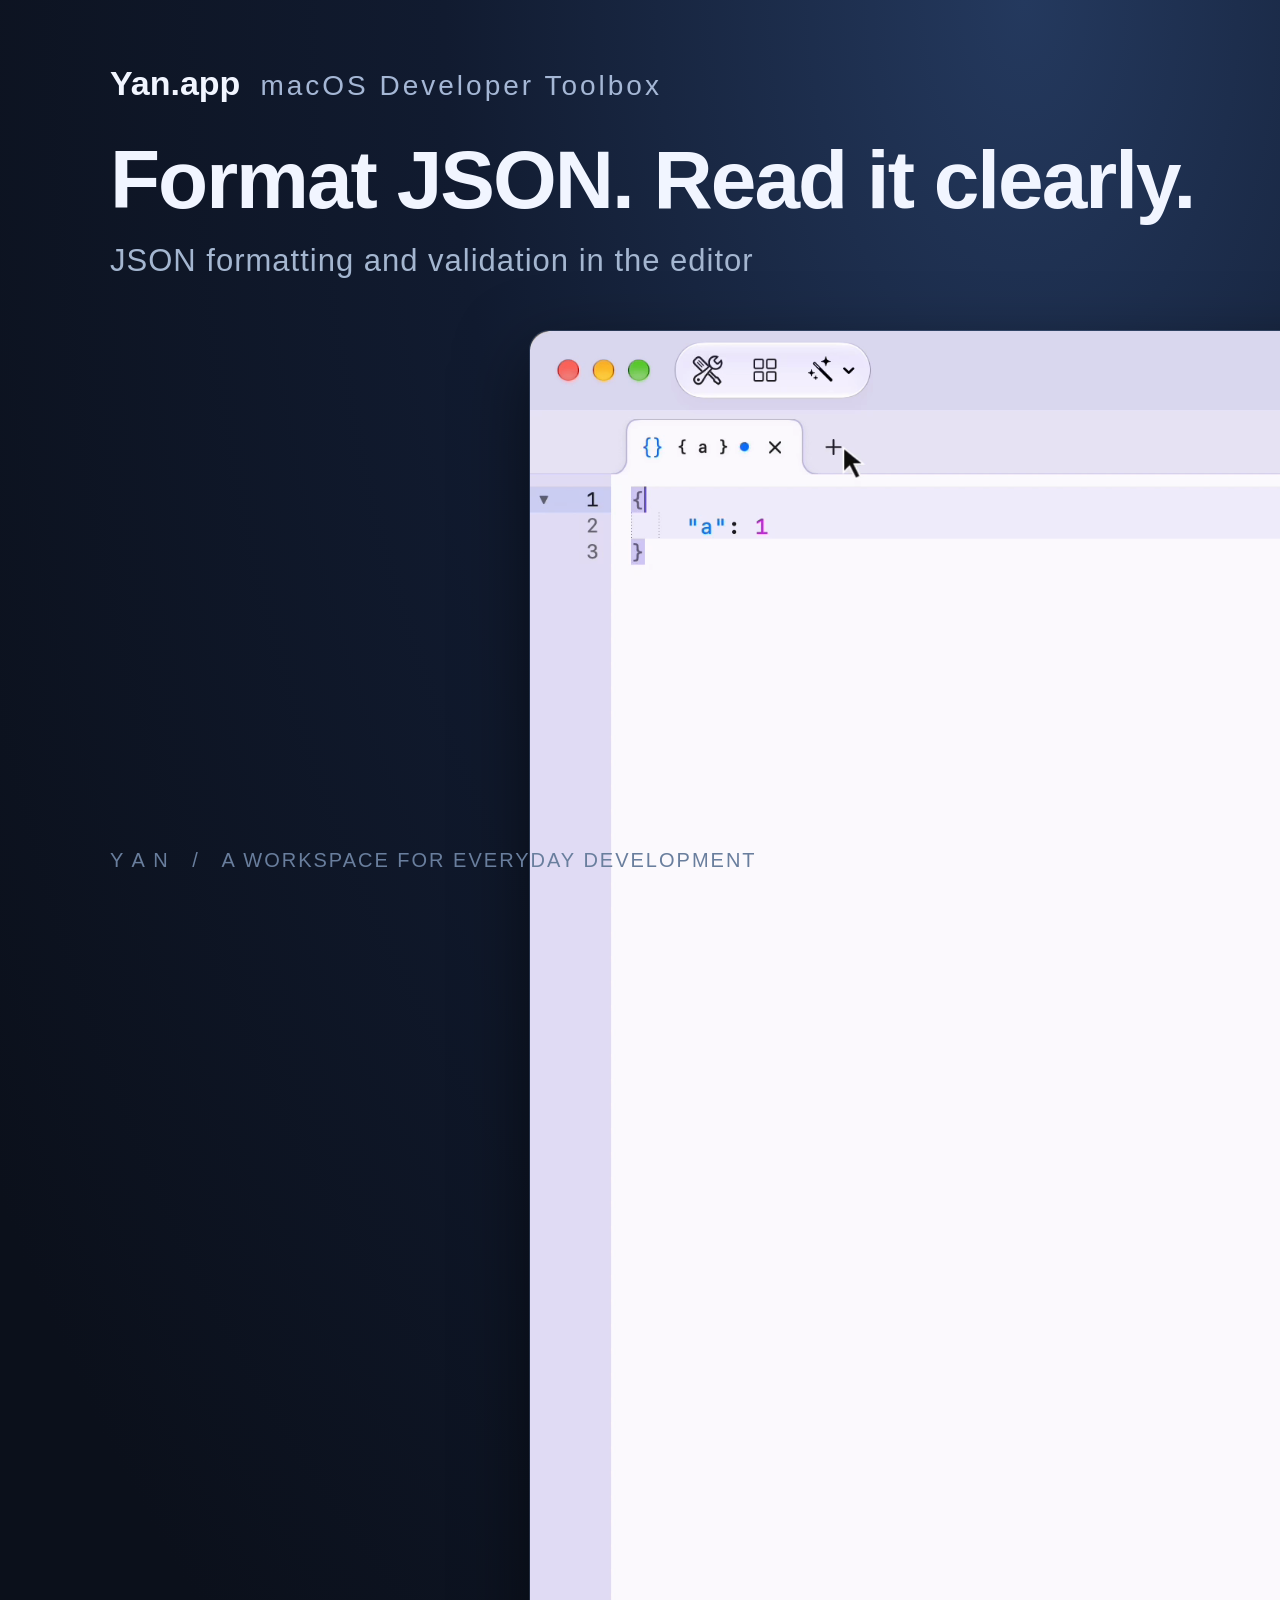
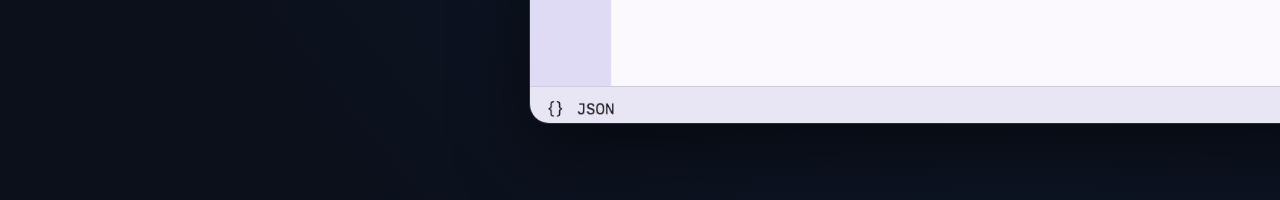
<file: screenshots/editor-en.html>
<!doctype html><html lang="en"><meta charset="utf-8"><title>Yan.app · Format JSON. Read it clearly.</title><style>
*{box-sizing:border-box}body{margin:0;width:2880px;height:1800px;overflow:hidden;background:radial-gradient(ellipse at 80% 0%,#24395e 0%,#111b30 40%,#0b101b 85%);color:#f1f5ff;font-family:-apple-system,"PingFang SC",sans-serif}header{height:330px;padding:64px 110px 0;position:relative}.brand{font-size:28px;letter-spacing:3px;color:#a5b7d5}.brand b{font-size:34px;color:#f1f5ff;letter-spacing:0;margin-right:20px}h1{font-size:82px;letter-spacing:-2px;font-weight:650;margin:32px 0 18px;line-height:1.1}p{font-size:31px;letter-spacing:1px;color:#a4b6d0;margin:0}.index{position:absolute;right:110px;top:78px;font:23px ui-monospace,monospace;letter-spacing:3px;color:#788fb6}.frame{margin:0 80px;width:2720px;height:1394px;display:flex;align-items:center;justify-content:center}.crop{overflow:hidden;border-radius:20px;box-shadow:0 25px 70px #0008;border:1px solid #7b94bb35}img{display:block;height:auto}footer{position:absolute;bottom:28px;left:110px;font-size:20px;letter-spacing:2px;color:#697e9d}</style><header><div class="brand"><b>Yan.app</b>macOS Developer Toolbox</div><div class="index">01 / EDITOR</div><h1>Format JSON. Read it clearly.</h1><p>JSON formatting and validation in the editor</p></header><div class="frame"><div class="crop" style="width:1822.92px;height:1394px"><img style="width:1822.92px" src="../assets/editor-en-raw.png"></div></div><footer>Y A N &nbsp; / &nbsp; A WORKSPACE FOR EVERYDAY DEVELOPMENT</footer></html>
</file>
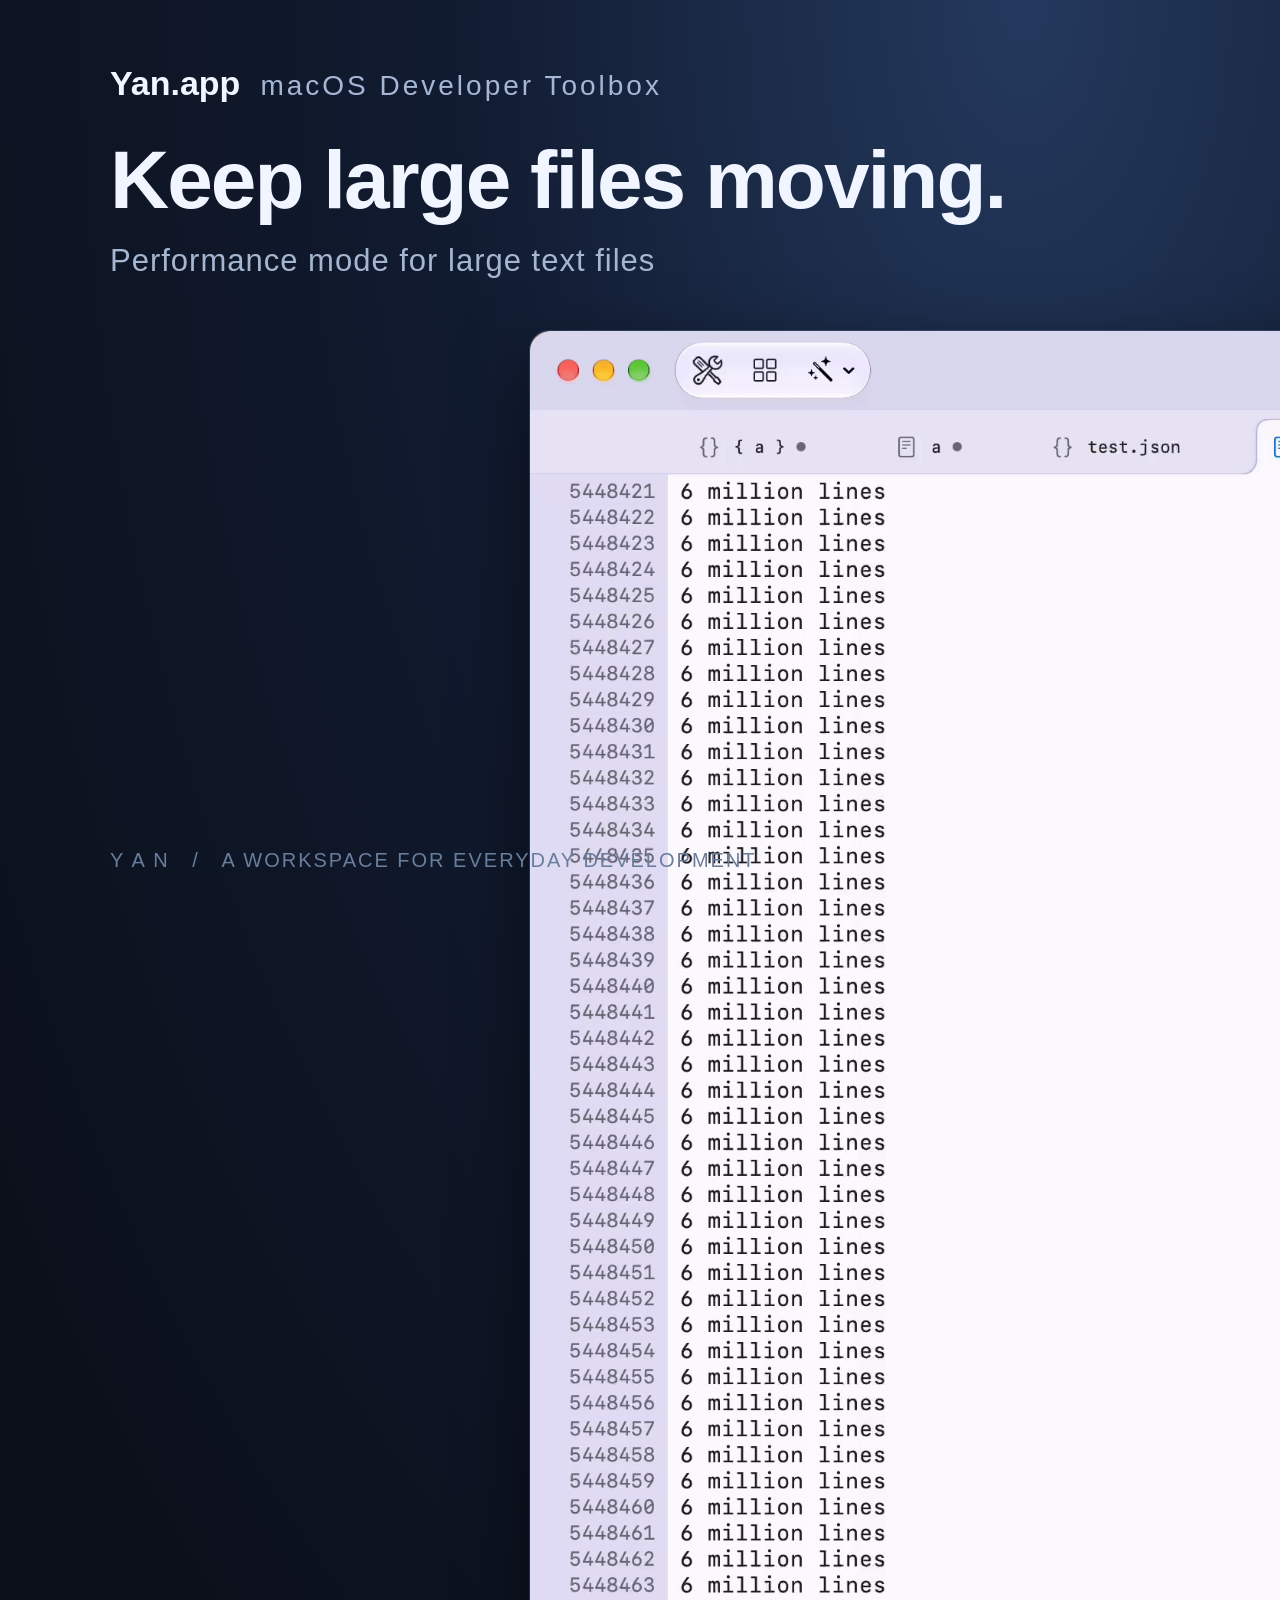
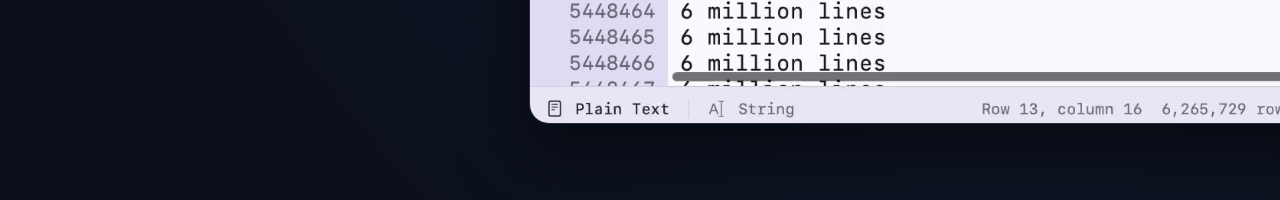
<file: screenshots/large-file-en.html>
<!doctype html><html lang="en"><meta charset="utf-8"><title>Yan.app · Keep large files moving.</title><style>
*{box-sizing:border-box}body{margin:0;width:2880px;height:1800px;overflow:hidden;background:radial-gradient(ellipse at 80% 0%,#24395e 0%,#111b30 40%,#0b101b 85%);color:#f1f5ff;font-family:-apple-system,"PingFang SC",sans-serif}header{height:330px;padding:64px 110px 0;position:relative}.brand{font-size:28px;letter-spacing:3px;color:#a5b7d5}.brand b{font-size:34px;color:#f1f5ff;letter-spacing:0;margin-right:20px}h1{font-size:82px;letter-spacing:-2px;font-weight:650;margin:32px 0 18px;line-height:1.1}p{font-size:31px;letter-spacing:1px;color:#a4b6d0;margin:0}.index{position:absolute;right:110px;top:78px;font:23px ui-monospace,monospace;letter-spacing:3px;color:#788fb6}.frame{margin:0 80px;width:2720px;height:1394px;display:flex;align-items:center;justify-content:center}.crop{overflow:hidden;border-radius:20px;box-shadow:0 25px 70px #0008;border:1px solid #7b94bb35}img{display:block;height:auto}footer{position:absolute;bottom:28px;left:110px;font-size:20px;letter-spacing:2px;color:#697e9d}</style><header><div class="brand"><b>Yan.app</b>macOS Developer Toolbox</div><div class="index">02 / LARGE FILES</div><h1>Keep large files moving.</h1><p>Performance mode for large text files</p></header><div class="frame"><div class="crop" style="width:1822.92px;height:1394px"><img style="width:1822.92px" src="../assets/large-file-en-raw.png"></div></div><footer>Y A N &nbsp; / &nbsp; A WORKSPACE FOR EVERYDAY DEVELOPMENT</footer></html>
</file>
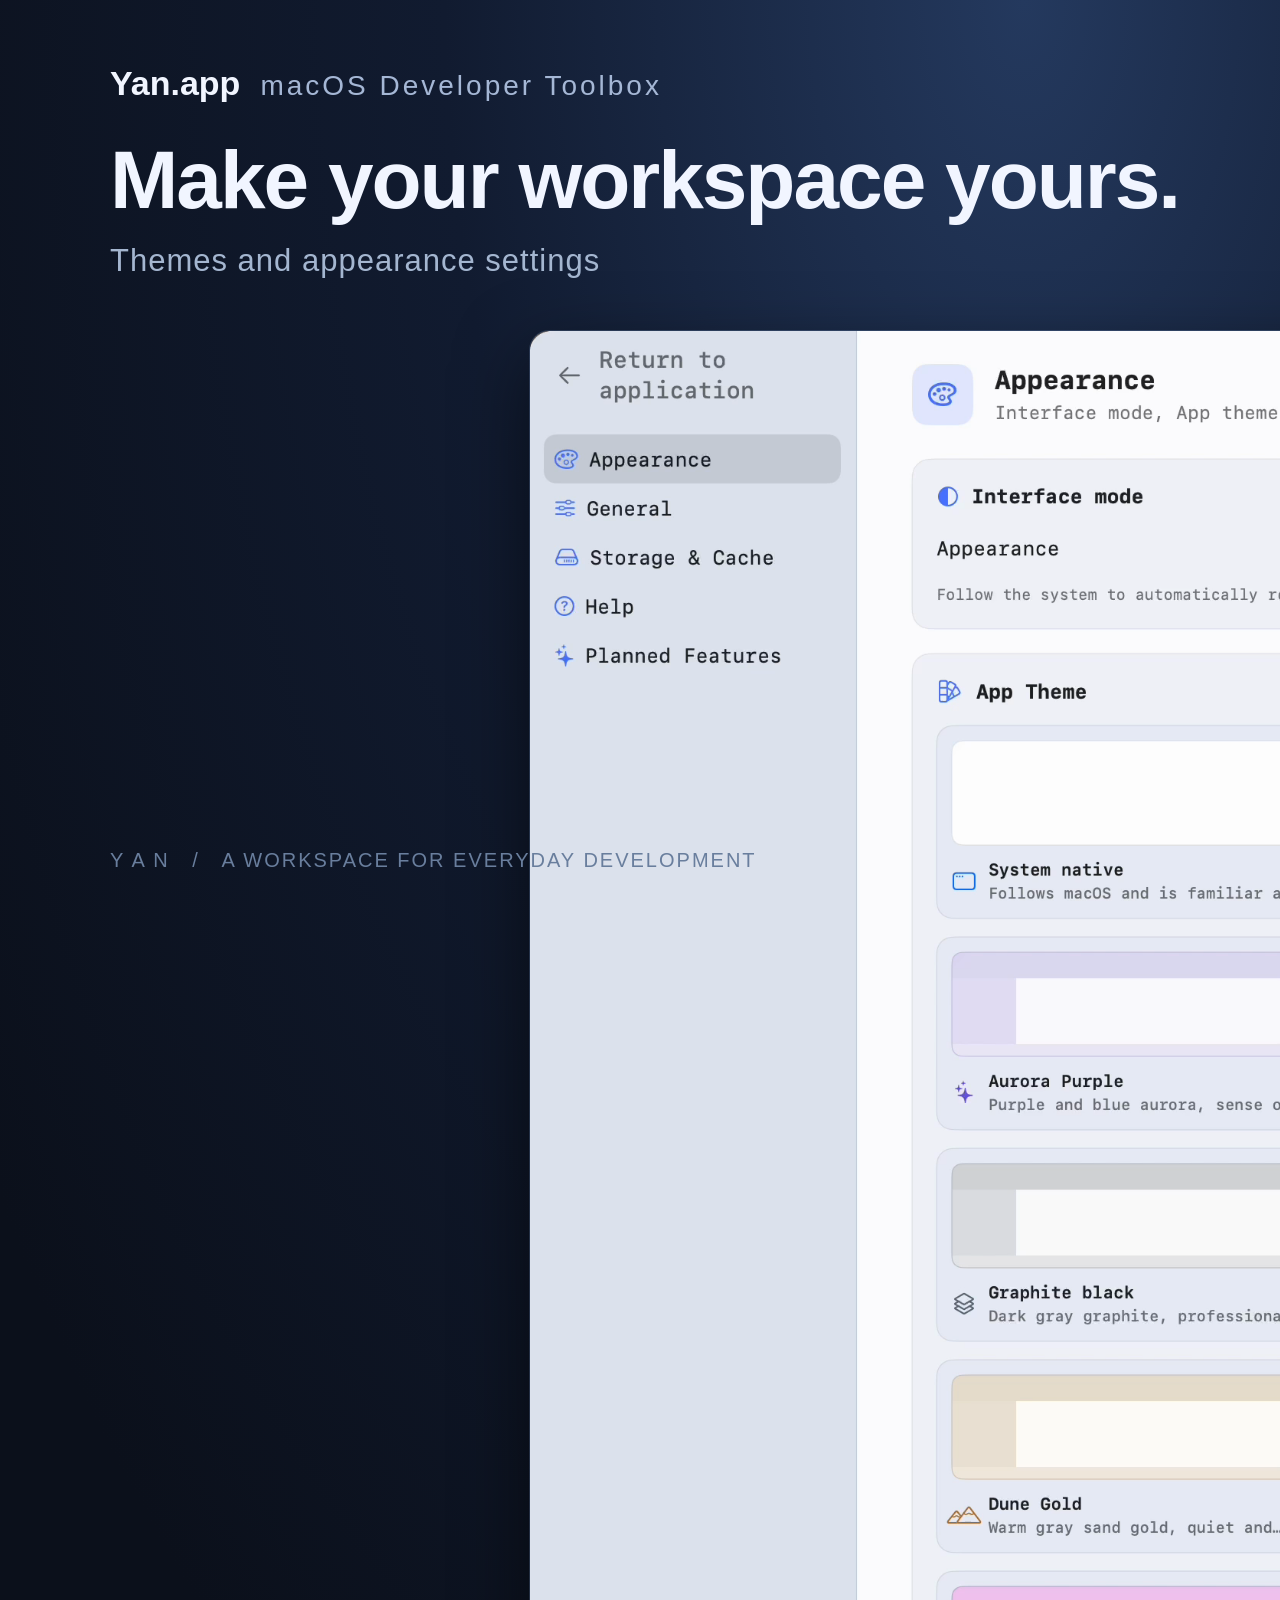
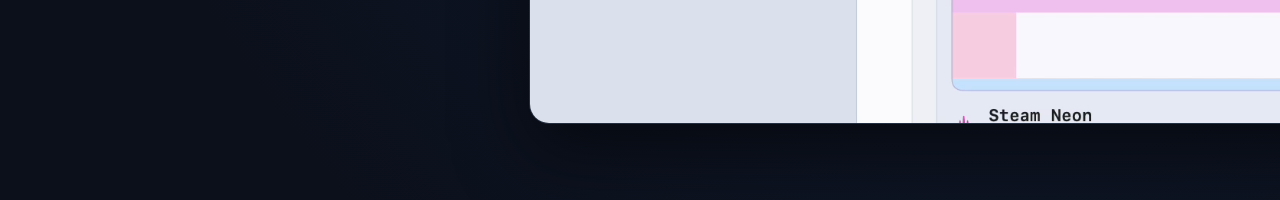
<file: screenshots/themes-en.html>
<!doctype html><html lang="en"><meta charset="utf-8"><title>Yan.app · Make your workspace yours.</title><style>
*{box-sizing:border-box}body{margin:0;width:2880px;height:1800px;overflow:hidden;background:radial-gradient(ellipse at 80% 0%,#24395e 0%,#111b30 40%,#0b101b 85%);color:#f1f5ff;font-family:-apple-system,"PingFang SC",sans-serif}header{height:330px;padding:64px 110px 0;position:relative}.brand{font-size:28px;letter-spacing:3px;color:#a5b7d5}.brand b{font-size:34px;color:#f1f5ff;letter-spacing:0;margin-right:20px}h1{font-size:82px;letter-spacing:-2px;font-weight:650;margin:32px 0 18px;line-height:1.1}p{font-size:31px;letter-spacing:1px;color:#a4b6d0;margin:0}.index{position:absolute;right:110px;top:78px;font:23px ui-monospace,monospace;letter-spacing:3px;color:#788fb6}.frame{margin:0 80px;width:2720px;height:1394px;display:flex;align-items:center;justify-content:center}.crop{overflow:hidden;border-radius:20px;box-shadow:0 25px 70px #0008;border:1px solid #7b94bb35}img{display:block;height:auto}footer{position:absolute;bottom:28px;left:110px;font-size:20px;letter-spacing:2px;color:#697e9d}</style><header><div class="brand"><b>Yan.app</b>macOS Developer Toolbox</div><div class="index">03 / APPEARANCE</div><h1>Make your workspace yours.</h1><p>Themes and appearance settings</p></header><div class="frame"><div class="crop" style="width:1822.92px;height:1394px"><img style="width:1822.92px" src="../assets/themes-en-raw.png"></div></div><footer>Y A N &nbsp; / &nbsp; A WORKSPACE FOR EVERYDAY DEVELOPMENT</footer></html>
</file>
<file: style.css>
*{box-sizing:border-box}html{color-scheme:dark}body{margin:0;background:#0d1422;color:#e7edfa;font:16px/1.8 -apple-system,BlinkMacSystemFont,"SF Pro Text","PingFang SC",sans-serif}a{color:#83a8ff;text-underline-offset:4px}a:focus-visible,summary:focus-visible{outline:3px solid #508ee8;outline-offset:5px}header,main,footer{max-width:1040px;margin:auto;padding:24px}header{display:flex;align-items:center;justify-content:space-between;border-bottom:1px solid #26354d}header a{text-decoration:none}nav{display:flex;gap:24px}.brand{display:flex;align-items:center;gap:12px;font-size:21px;font-weight:650;color:#e7edfa}.brand img{width:44px;height:44px;border-radius:12px}.hero{padding:72px 0 42px}.eyebrow{font-size:13px;letter-spacing:.12em;color:#8ba1c4}h1{font-size:clamp(36px,6vw,60px);line-height:1.15;letter-spacing:-.03em;margin:18px 0 24px}h2{font-size:27px;line-height:1.4;margin:40px 0 14px}h3{font-size:18px;margin:10px 0}p{max-width:760px;margin:12px 0}.lead{font-size:21px;color:#a9b8d0;max-width:720px}.actions{display:flex;gap:14px;flex-wrap:wrap;margin-top:28px}.button{display:inline-block;background:#83a8ff;color:white;padding:10px 19px;border-radius:10px;text-decoration:none}.button.secondary{color:#83a8ff;background:#1e3051}.cards{display:grid;grid-template-columns:repeat(3,1fr);gap:18px;margin:36px 0}.card{background:#141f32;border:1px solid #293952;border-radius:16px;padding:24px}.card p{font-size:15px;color:#a9b8d0}.number{color:#83a8ff;font-size:13px;letter-spacing:.08em}.notice{border-left:3px solid #83a8ff;background:#17253c;padding:16px 22px;margin:24px 0}.muted,footer{color:#97aaca;font-size:14px}.document{max-width:850px}.document h1{font-size:42px}.document h2{font-size:24px}table{border-collapse:collapse;width:100%;margin:20px 0;font-size:14px}th,td{padding:12px;border:1px solid #293952;text-align:left;vertical-align:top}th{background:#17253c}code{font-family:ui-monospace,monospace;font-size:.9em;overflow-wrap:anywhere}details{background:#141f32;border:1px solid #293952;border-radius:12px;padding:18px 22px;margin:12px 0}summary{cursor:pointer;font-weight:600}footer{border-top:1px solid #26354d;margin-top:55px;display:flex;justify-content:space-between;gap:16px;flex-wrap:wrap}.screens{display:grid;gap:24px}.screens img{display:block;width:100%;height:auto;border-radius:12px;border:1px solid #293952}.screens figcaption{color:#97aaca;font-size:14px}figure{margin:0}ul,ol{padding-left:24px}li{margin:6px 0}@media(max-width:700px){header{align-items:flex-start;gap:12px}nav{gap:14px;font-size:14px}.hero{padding-top:42px}.cards{grid-template-columns:1fr}.document h1{font-size:34px}table{display:block;overflow:auto}}
.button{background:#4575dc;color:white}.button.secondary{background:#1d2e4d;color:#b8ccff}.hero{background:radial-gradient(ellipse at 80% 10%,#21385b55,transparent 65%)}

[hidden]{display:none!important}.language-switch{max-width:1040px;margin:0 auto;padding:14px 24px 0;display:flex;justify-content:flex-end;gap:8px}.language-switch button{font:inherit;font-size:14px;color:#a9b8d0;background:#141f32;border:1px solid #293952;border-radius:8px;padding:5px 14px;cursor:pointer}.language-switch button[aria-pressed="true"]{color:#e7edfa;border-color:#83a8ff;background:#1e3051}.language-switch button:focus-visible{outline:3px solid #508ee8;outline-offset:3px}.demo{margin:44px 0}.demo video{display:block;width:100%;height:auto;max-height:80vh;background:#050912;border:1px solid #293952;border-radius:12px;object-fit:contain}@media(max-width:700px){header{flex-wrap:wrap}.brand{white-space:nowrap}.demo video{max-height:none}}

nav{flex-wrap:wrap;row-gap:8px}
.guide pre,.guide .table-scroll{overflow:auto}
.guide pre{background:#141f32;border:1px solid #293952;border-radius:10px;padding:16px}
.guide pre code{overflow-wrap:normal}
.guide blockquote{border-left:3px solid #83a8ff;background:#17253c;margin:20px 0;padding:4px 18px}
.guide [id]{scroll-margin-top:20px}
.guide table{display:table}
.guide img{display:block;width:100%;height:auto;border:1px solid #293952;border-radius:12px}
</file>
